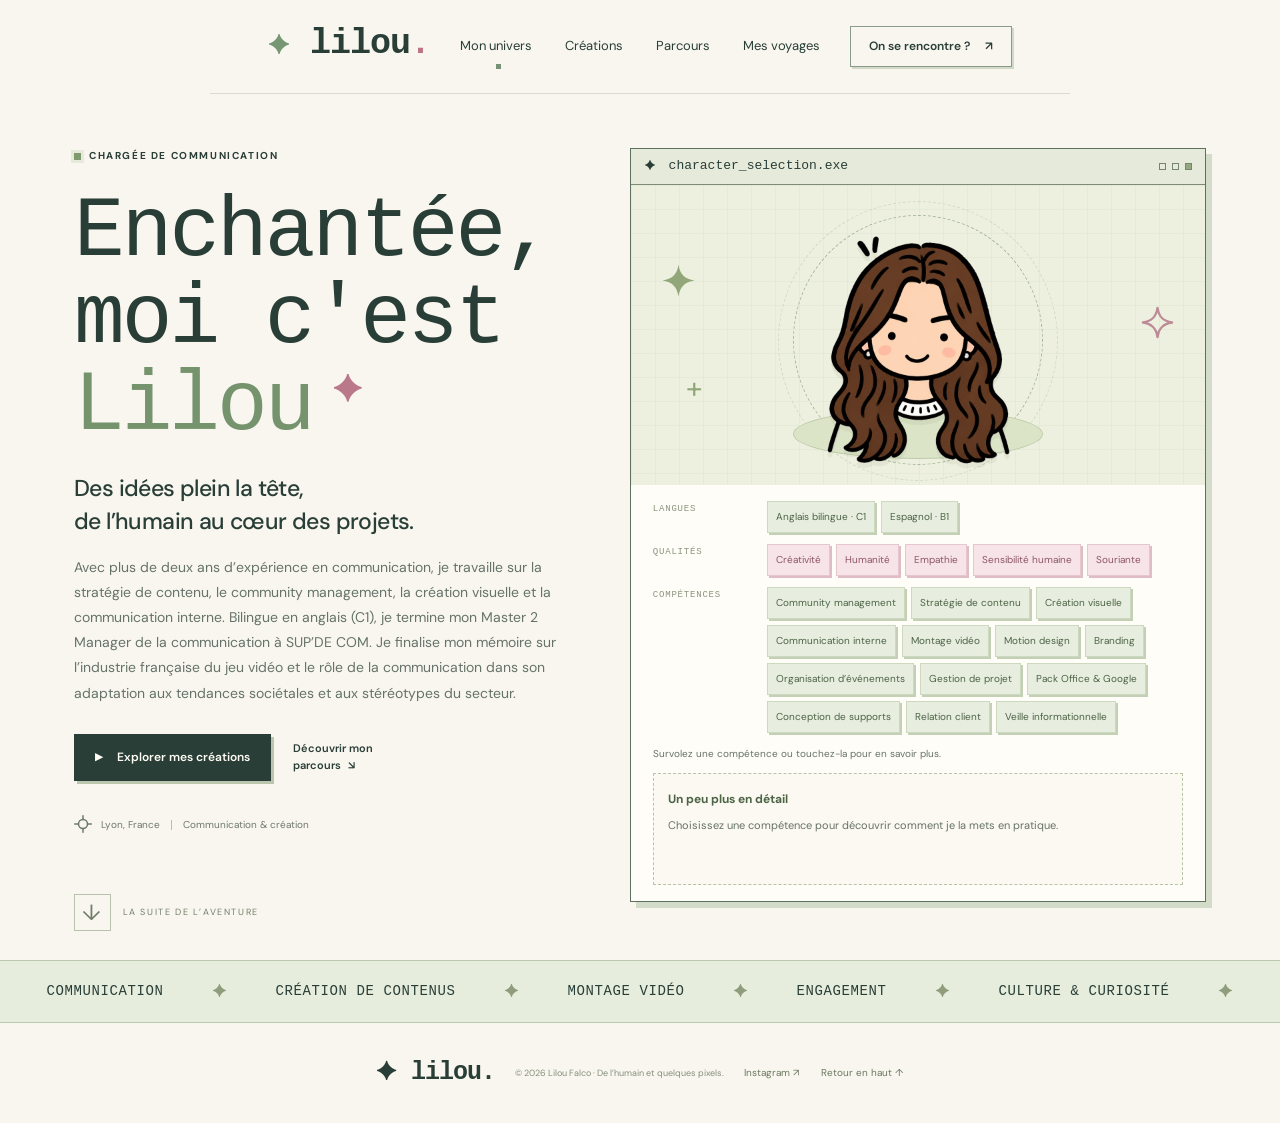
<file: index.html>
<!DOCTYPE html>
<html lang="fr">
<head>
<meta charset="utf-8">
<meta name="viewport" content="width=device-width,initial-scale=1">
<meta name="theme-color" content="#f7f5ee">
<title>Accueil</title>
<meta name="description" content="Le portfolio de Lilou Falco, chargée de communication à Lyon. Création de contenus, vidéo, engagement et nouveaux horizons.">
<link rel="icon" href="/assets/emote-3.png" type="image/png">
<link rel="preload" href="/assets/font-7.ttf" as="font" type="font/ttf" crossorigin>
<link rel="stylesheet" href="/fonts.css">
<link rel="stylesheet" href="/style.css">
<script src="/assets/scene.js"></script>
<script src="/app.js" defer></script>
<link rel="canonical" href="https://liloufalco.github.io/">
<meta property="og:type" content="website">
<meta property="og:locale" content="fr_FR">
<meta property="og:site_name" content="Lilou Falco">
<meta property="og:title" content="Accueil">
<meta property="og:description" content="Le portfolio de Lilou Falco, chargée de communication à Lyon. Création de contenus, vidéo, engagement et nouveaux horizons.">
<meta property="og:url" content="https://liloufalco.github.io/">
<meta property="og:image" content="https://liloufalco.github.io/assets/avatar-hd.png">
<meta property="og:image:alt" content="Avatar illustré de Lilou Falco">
</head>
<body id="top">
<a class="skip-link" href="#contenu">Aller au contenu</a>
<header class="header"><a class="brand" href="/" aria-label="Lilou Falco, accueil"><span class="brand-star">✦</span> lilou<span class="brand-dot">.</span></a><nav aria-label="Navigation principale"><a href="/" class="active" aria-current="page">Mon univers</a><a href="/projets/">Créations</a><a href="/parcours/">Parcours</a><a href="/voyages/">Mes voyages</a></nav><a class="nav-contact" href="/contact/">On se rencontre ? <span aria-hidden="true">↗</span></a></header>
<main id="contenu" tabindex="-1">
<section class="hero section-wrap" id="univers">
<div class="hero-copy">
<div class="eyebrow"><span class="status-dot"></span> CHARGÉE DE COMMUNICATION</div>
<h1>Enchantée, <br>moi c'est <span>Lilou<span class="tiny-star" aria-hidden="true">✦</span></span></h1>
<p class="hero-description">Des idées plein la tête, <br>de l’humain au cœur des projets.</p>
<p class="hero-intro">Avec plus de deux ans d’expérience en communication, je travaille sur la stratégie de contenu, le community management, la création visuelle et la communication interne. Bilingue en anglais (C1), je termine mon Master 2 Manager de la communication à SUP’DE COM. Je finalise mon mémoire sur l’industrie française du jeu vidéo et le rôle de la communication dans son adaptation aux tendances sociétales et aux stéréotypes du secteur.</p>
<div class="hero-actions"><a class="button button-dark" href="/projets/"><span aria-hidden="true">▶</span> Explorer mes créations</a><a class="text-link" href="/parcours/">Découvrir mon parcours <span aria-hidden="true">↘</span></a></div>
<div class="hero-location"><span aria-hidden="true"><svg class="glyph-svg" aria-hidden="true" viewBox="0 0 24 24" focusable="false"><g fill="none" stroke="currentColor" stroke-width="2" stroke-linecap="round"><circle cx="12" cy="12" r="6"/><path d="M12 1v5M12 18v5M1 12h5M18 12h5"/></g></svg></span> Lyon, France <span class="little-divider"></span> Communication & création</div>
</div>
<div class="hero-art">
<div class="window character-window">
<div class="window-bar"><span><span class="small-spark">✦</span> character_selection.exe</span><div class="window-dots" aria-hidden="true"><i></i><i></i><i></i></div></div>
<div class="character-stage"><div class="orbit orbit-one"></div><div class="orbit orbit-two"></div><span class="floating-spark spark-one" aria-hidden="true"><svg class="glyph-svg" aria-hidden="true" viewBox="0 0 24 24" focusable="false"><path fill="currentColor" d="M12 1c.9 6.6 4.4 10.1 11 11-6.6.9-10.1 4.4-11 11-.9-6.6-4.4-10.1-11-11C7.6 11.1 11.1 7.6 12 1z"/></svg></span><span class="floating-spark spark-two" aria-hidden="true"><svg class="glyph-svg" aria-hidden="true" viewBox="0 0 24 24" focusable="false"><path fill="none" stroke="currentColor" stroke-width="1.6" stroke-linejoin="round" d="M12 2c.9 6.2 3.8 9.1 10 10-6.2.9-9.1 3.8-10 10-.9-6.2-3.8-9.1-10-10C8.2 11.1 11.1 8.2 12 2z"/></svg></span><span class="floating-spark spark-three" aria-hidden="true">+</span><div class="character-floor"></div><img class="avatar" src="/assets/avatar.png" width="900" height="900" alt="Mon avatar kawaii, cheveux châtains ondulés et lunettes"></div>
<div class="character-stats inventory" aria-label="Mes compétences et qualités"><div class="inv-row"><span class="inv-title">LANGUES</span><div class="inv-badges"><button type="button" class="badge skill-button" data-skill-description="Anglais bilingue, niveau C1 au TOEIC." aria-expanded="false" aria-controls="skill-detail">Anglais bilingue · C1</button><button type="button" class="badge skill-button" data-skill-description="Espagnol de niveau B1." aria-expanded="false" aria-controls="skill-detail">Espagnol · B1</button></div></div><div class="inv-row"><span class="inv-title">QUALITÉS</span><div class="inv-badges"><button type="button" class="badge skill-button pink" data-skill-description="Imaginer des supports et trouver le bon format pour chaque message." aria-expanded="false" aria-controls="skill-detail">Créativité</button><button type="button" class="badge skill-button pink" data-skill-description="Garder les personnes au centre des projets de communication." aria-expanded="false" aria-controls="skill-detail">Humanité</button><button type="button" class="badge skill-button pink" data-skill-description="Écouter et prendre en compte les besoins des publics." aria-expanded="false" aria-controls="skill-detail">Empathie</button><button type="button" class="badge skill-button pink" data-skill-description="Une attention aux publics vulnérables, présente dans mon parcours associatif et professionnel." aria-expanded="false" aria-controls="skill-detail">Sensibilité humaine</button><button type="button" class="badge skill-button pink" data-skill-description="Une approche ouverte et souriante dans les échanges." aria-expanded="false" aria-controls="skill-detail">Souriante</button></div></div><div class="inv-row"><span class="inv-title">COMPÉTENCES</span><div class="inv-badges"><button type="button" class="badge skill-button" data-skill-description="Chez Arbitryum, animation des réseaux sociaux et création de publications." aria-expanded="false" aria-controls="skill-detail">Community management</button><button type="button" class="badge skill-button" data-skill-description="Définir les messages et les formats pour une communication cohérente." aria-expanded="false" aria-controls="skill-detail">Stratégie de contenu</button><button type="button" class="badge skill-button" data-skill-description="Création de visuels pour les réseaux sociaux d’Arbitryum, dont les carrousels de sensibilisation." aria-expanded="false" aria-controls="skill-detail">Création visuelle</button><button type="button" class="badge skill-button" data-skill-description="Chez AIRVANCE, création et diffusion de contenus internes et animation des canaux de communication." aria-expanded="false" aria-controls="skill-detail">Communication interne</button><button type="button" class="badge skill-button" data-skill-description="Tournage et montage des interviews réalisées pour Arbitryum." aria-expanded="false" aria-controls="skill-detail">Montage vidéo</button><button type="button" class="badge skill-button" data-skill-description="Animation du reel de présentation des formations Arbitryum." aria-expanded="false" aria-controls="skill-detail">Motion design</button><button type="button" class="badge skill-button" data-skill-description="Travail sur l’identité et la cohérence de la communication chez Arbitryum." aria-expanded="false" aria-controls="skill-detail">Branding</button><button type="button" class="badge skill-button" data-skill-description="Participation aux événements internes d’AIRVANCE et à l’organisation d’UNIDAY avec UNICEF." aria-expanded="false" aria-controls="skill-detail">Organisation d’événements</button><button type="button" class="badge skill-button" data-skill-description="Coordination de projets associatifs et rôle de cheffe d’équipe au hackathon 2021 de l’IUT de Béziers." aria-expanded="false" aria-controls="skill-detail">Gestion de projet</button><button type="button" class="badge skill-button" data-skill-description="Utilisation des outils Office et Google pour les supports, l’organisation et le travail en équipe." aria-expanded="false" aria-controls="skill-detail">Pack Office &amp; Google</button><button type="button" class="badge skill-button" data-skill-description="Concevoir des supports adaptés aux publics, notamment dans les projets de sensibilisation." aria-expanded="false" aria-controls="skill-detail">Conception de supports</button><button type="button" class="badge skill-button" data-skill-description="Échanger avec les interlocuteurs et adapter ma communication à leurs besoins." aria-expanded="false" aria-controls="skill-detail">Relation client</button><button type="button" class="badge skill-button" data-skill-description="Recherche de subventions et d’appels à projets lors de mon stage chez ADEN-S." aria-expanded="false" aria-controls="skill-detail">Veille informationnelle</button></div></div><p class="skill-hint">Survolez une compétence ou touchez-la pour en savoir plus.</p><div id="skill-detail" class="skill-detail" role="region" aria-label="Détail de la compétence" aria-live="polite"><strong>Un peu plus en détail</strong><p>Choisissez une compétence pour découvrir comment je la mets en pratique.</p></div></div>
</div>

</div>
<a class="scroll-hint" href="/projets/"><span aria-hidden="true">↓</span> LA SUITE DE L’AVENTURE</a>
</section>
<div class="ticker" aria-label="Mes domaines"><div>COMMUNICATION <span>✦</span> CRÉATION DE CONTENUS <span>✦</span> MONTAGE VIDÉO <span>✦</span> ENGAGEMENT <span>✦</span> CULTURE & CURIOSITÉ <span>✦</span></div></div>
</main>
<footer class="section-wrap"><a class="brand" href="/">✦ lilou.</a><p>© 2026 Lilou Falco · De l’humain et quelques pixels.</p><div><a href="https://www.instagram.com/liloufalco/" target="_blank" rel="noopener noreferrer">Instagram ↗</a><a href="#top">Retour en haut ↑</a></div></footer>
<div class="scene-curtain" aria-hidden="true"></div>
</body></html>
</file>
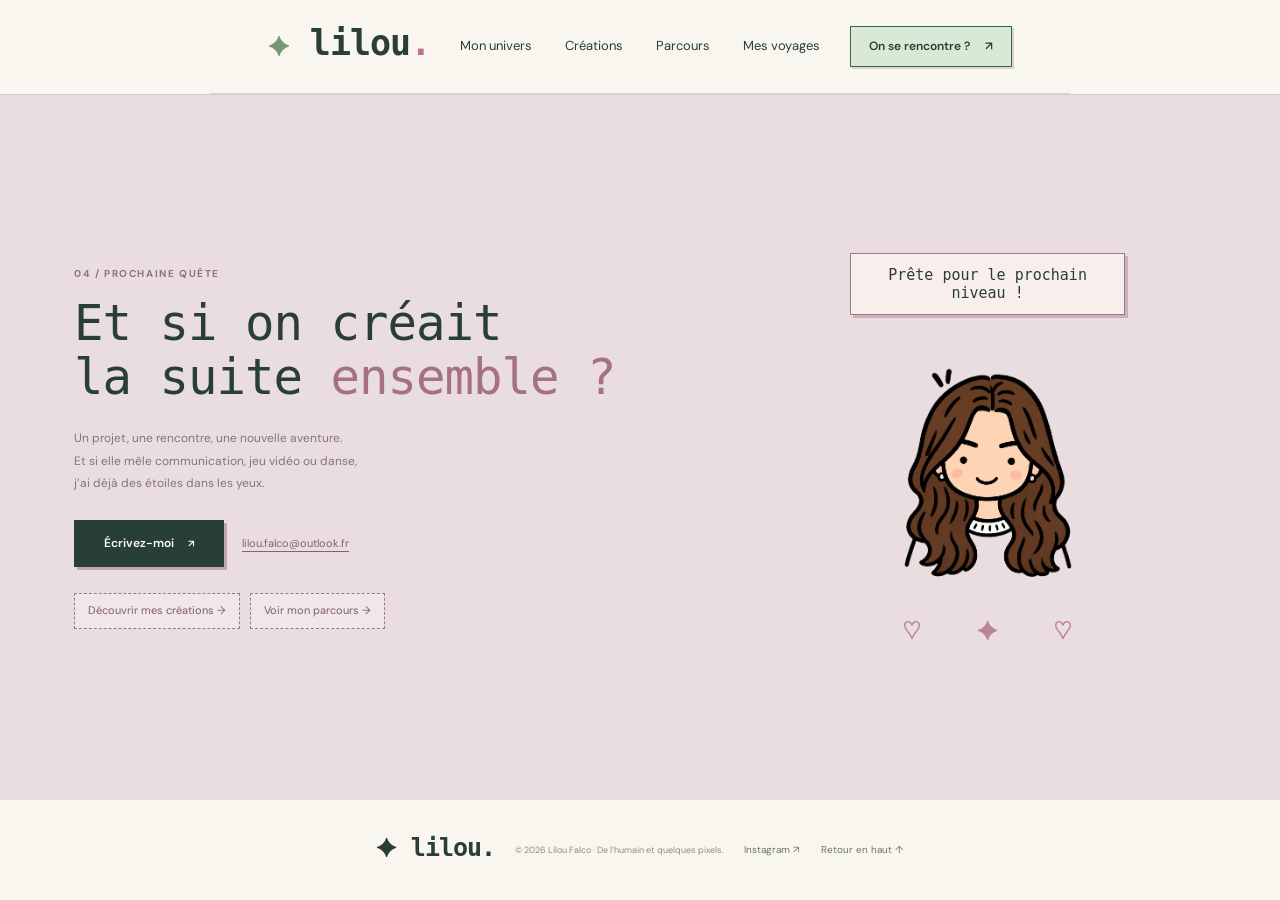
<file: contact/index.html>
<!DOCTYPE html>
<html lang="fr">
<head>
<meta charset="utf-8">
<meta name="viewport" content="width=device-width,initial-scale=1">
<meta name="theme-color" content="#f7f5ee">
<title>Contact</title>
<meta name="description" content="Écrire à Lilou Falco pour un projet, une rencontre ou une nouvelle aventure en communication, jeu vidéo ou danse.">
<link rel="icon" href="/assets/emote-3.png" type="image/png">
<link rel="preload" href="/assets/font-7.ttf" as="font" type="font/ttf" crossorigin>
<link rel="stylesheet" href="/fonts.css">
<link rel="stylesheet" href="/style.css">
<script src="/assets/scene.js"></script>
<script src="/app.js" defer></script>
<link rel="canonical" href="https://liloufalco.github.io/contact/">
<meta property="og:type" content="website">
<meta property="og:locale" content="fr_FR">
<meta property="og:site_name" content="Lilou Falco">
<meta property="og:title" content="Contact">
<meta property="og:description" content="Écrire à Lilou Falco pour un projet, une rencontre ou une nouvelle aventure en communication, jeu vidéo ou danse.">
<meta property="og:url" content="https://liloufalco.github.io/contact/">
<meta property="og:image" content="https://liloufalco.github.io/assets/avatar-hd.png">
<meta property="og:image:alt" content="Avatar illustré de Lilou Falco">
</head>
<body id="top">
<a class="skip-link" href="#contenu">Aller au contenu</a>
<header class="header"><a class="brand" href="/" aria-label="Lilou Falco, accueil"><span class="brand-star">✦</span> lilou<span class="brand-dot">.</span></a><nav aria-label="Navigation principale"><a href="/">Mon univers</a><a href="/projets/">Créations</a><a href="/parcours/">Parcours</a><a href="/voyages/">Mes voyages</a></nav><a class="nav-contact active" aria-current="page" href="/contact/">On se rencontre ? <span aria-hidden="true">↗</span></a></header>
<main id="contenu" tabindex="-1">
<section class="contact" id="contact"><div class="section-wrap contact-layout"><div><div class="eyebrow">04 / PROCHAINE QUÊTE</div><h2>Et si on créait <br>la suite <span>ensemble ?</span></h2><p>Un projet, une rencontre, une nouvelle aventure. <br>Et si elle mêle communication, jeu vidéo ou danse, <br>j’ai déjà des étoiles dans les yeux.</p><a class="button button-dark" href="mailto:lilou.falco@outlook.fr">Écrivez-moi <span aria-hidden="true">↗</span></a><a class="email-text" href="mailto:lilou.falco@outlook.fr">lilou.falco@outlook.fr</a><div class="contact-routes"><a href="/projets/">Découvrir mes créations <span aria-hidden="true">→</span></a><a href="/parcours/">Voir mon parcours <span aria-hidden="true">→</span></a></div></div><div class="contact-avatar"><span class="contact-speech">Prête pour le prochain niveau !</span><img src="/assets/avatar-hd.png" width="1254" height="1254" alt="Mon avatar kawaii, cheveux châtains ondulés et lunettes"><span class="contact-hearts" aria-hidden="true">♡ ✦ ♡</span></div></div></section>
</main>
<footer class="section-wrap"><a class="brand" href="/">✦ lilou.</a><p>© 2026 Lilou Falco · De l’humain et quelques pixels.</p><div><a href="https://www.instagram.com/liloufalco/" target="_blank" rel="noopener noreferrer">Instagram ↗</a><a href="#top">Retour en haut ↑</a></div></footer>
<div class="scene-curtain" aria-hidden="true"></div>
</body></html>
</file>
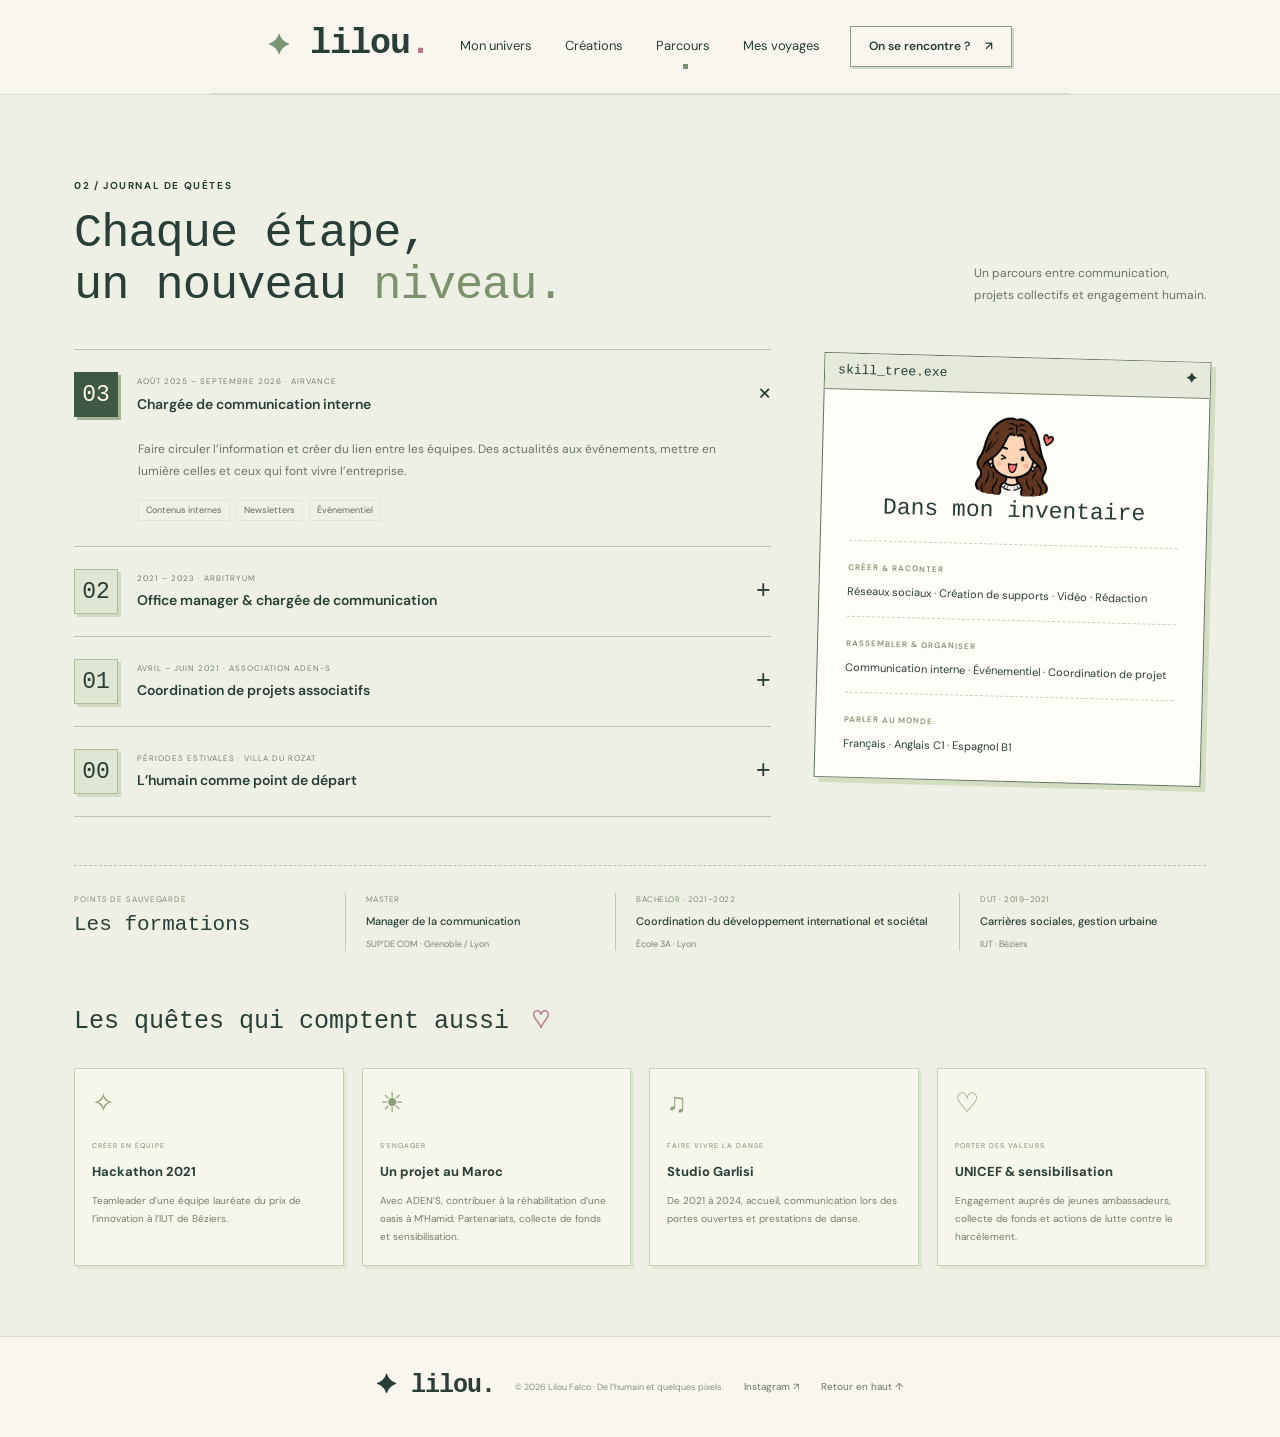
<file: parcours/index.html>
<!DOCTYPE html>
<html lang="fr">
<head>
<meta charset="utf-8">
<meta name="viewport" content="width=device-width,initial-scale=1">
<meta name="theme-color" content="#f7f5ee">
<title>Mon parcours</title>
<meta name="description" content="Le parcours de Lilou Falco : expériences, formations, compétences et engagements, présentés comme un journal de quêtes.">
<link rel="icon" href="/assets/emote-3.png" type="image/png">
<link rel="preload" href="/assets/font-7.ttf" as="font" type="font/ttf" crossorigin>
<link rel="stylesheet" href="/fonts.css">
<link rel="stylesheet" href="/style.css">
<script src="/assets/scene.js"></script>
<script src="/app.js" defer></script>
<link rel="canonical" href="https://liloufalco.github.io/parcours/">
<meta property="og:type" content="website">
<meta property="og:locale" content="fr_FR">
<meta property="og:site_name" content="Lilou Falco">
<meta property="og:title" content="Mon parcours">
<meta property="og:description" content="Le parcours de Lilou Falco : expériences, formations, compétences et engagements, présentés comme un journal de quêtes.">
<meta property="og:url" content="https://liloufalco.github.io/parcours/">
<meta property="og:image" content="https://liloufalco.github.io/assets/avatar-hd.png">
<meta property="og:image:alt" content="Avatar illustré de Lilou Falco">
</head>
<body id="top">
<a class="skip-link" href="#contenu">Aller au contenu</a>
<header class="header"><a class="brand" href="/" aria-label="Lilou Falco, accueil"><span class="brand-star">✦</span> lilou<span class="brand-dot">.</span></a><nav aria-label="Navigation principale"><a href="/">Mon univers</a><a href="/projets/">Créations</a><a href="/parcours/" class="active" aria-current="page">Parcours</a><a href="/voyages/">Mes voyages</a></nav><a class="nav-contact" href="/contact/">On se rencontre ? <span aria-hidden="true">↗</span></a></header>
<main id="contenu" tabindex="-1">
<section class="journey" id="parcours"><div class="section-wrap">
<div class="section-top"><div><div class="eyebrow">02 / JOURNAL DE QUÊTES</div><h2>Chaque étape, <br>un nouveau <span>niveau.</span></h2></div><p>Un parcours entre communication, <br>projets collectifs et engagement humain.</p></div>
<div class="journey-layout"><div class="quest-list">
<details class="quest" open><summary><span class="level">03</span><span class="quest-title"><small>AOÛT 2025 – SEPTEMBRE 2026 · AIRVANCE</small><strong>Chargée de communication interne</strong></span><span class="quest-toggle" aria-hidden="true">+</span></summary><div class="quest-body"><p>Faire circuler l’information et créer du lien entre les équipes. Des actualités aux événements, mettre en lumière celles et ceux qui font vivre l’entreprise.</p><div class="tags"><span>Contenus internes</span><span>Newsletters</span><span>Événementiel</span></div></div></details>
<details class="quest"><summary><span class="level">02</span><span class="quest-title"><small>2021 – 2023 · ARBITRYUM</small><strong>Office manager & chargée de communication</strong></span><span class="quest-toggle" aria-hidden="true">+</span></summary><div class="quest-body"><p>D’abord la coordination et l’accompagnement administratif, puis la communication. Création de supports, animation des réseaux sociaux, tournage et montage d’interviews, stratégie et identité de marque.</p><div class="tags"><span>Community management</span><span>Vidéo</span><span>Branding</span></div></div></details>
<details class="quest"><summary><span class="level">01</span><span class="quest-title"><small>AVRIL – JUIN 2021 · ASSOCIATION ADEN-S</small><strong>Coordination de projets associatifs</strong></span><span class="quest-toggle" aria-hidden="true">+</span></summary><div class="quest-body"><p>Stage auprès de la coordinatrice de l’association. Accompagnement de jeunes, veille sur les financements, appui administratif et participation à l’élaboration de projets à impact social.</p><div class="tags"><span>Gestion de projet</span><span>Veille</span><span>Accompagnement</span></div></div></details>
<details class="quest"><summary><span class="level">00</span><span class="quest-title"><small>PÉRIODES ESTIVALES · VILLA DU ROZAT</small><strong>L’humain comme point de départ</strong></span><span class="quest-toggle" aria-hidden="true">+</span></summary><div class="quest-body"><p>Agent de service hospitalier en EHPAD. Service, entretien et animation, au plus près des résidents et des équipes.</p></div></details>
</div>
<aside class="skills-window window"><div class="window-bar"><span>skill_tree.exe</span><span aria-hidden="true">✦</span></div><div class="skills-content"><img src="/assets/emote-3.png" width="90" height="90" loading="lazy" alt=""><h3>Dans mon inventaire</h3><div class="skill-group"><span>CRÉER & RACONTER</span><p>Réseaux sociaux · Création de supports · Vidéo · Rédaction</p></div><div class="skill-group"><span>RASSEMBLER & ORGANISER</span><p>Communication interne · Événementiel · Coordination de projet</p></div><div class="skill-group"><span>PARLER AU MONDE</span><p>Français · Anglais C1 · Espagnol B1</p></div></div></aside></div>
<div class="education"><span class="education-title">POINTS DE SAUVEGARDE <br><b>Les formations</b></span><div><span>MASTER</span><strong>Manager de la communication</strong><small>SUP’DE COM · Grenoble / Lyon</small></div><div><span>BACHELOR · 2021–2022</span><strong>Coordination du développement international et sociétal</strong><small>École 3A · Lyon</small></div><div><span>DUT · 2019–2021</span><strong>Carrières sociales, gestion urbaine</strong><small>IUT · Béziers</small></div></div>
<div class="side-quests"><h3>Les quêtes qui comptent aussi <span>♡</span></h3><div class="side-quest-grid"><article><span class="quest-icon" aria-hidden="true">✧</span><small>CRÉER EN ÉQUIPE</small><h4>Hackathon 2021</h4><p>Teamleader d’une équipe lauréate du prix de l’innovation à l’IUT de Béziers.</p></article><article><span class="quest-icon" aria-hidden="true">☀</span><small>S’ENGAGER</small><h4>Un projet au Maroc</h4><p>Avec ADEN’S, contribuer à la réhabilitation d’une oasis à M’Hamid. Partenariats, collecte de fonds et sensibilisation.</p></article><article><span class="quest-icon" aria-hidden="true">♫</span><small>FAIRE VIVRE LA DANSE</small><h4>Studio Garlisi</h4><p>De 2021 à 2024, accueil, communication lors des portes ouvertes et prestations de danse.</p></article><article><span class="quest-icon" aria-hidden="true">♡</span><small>PORTER DES VALEURS</small><h4>UNICEF & sensibilisation</h4><p>Engagement auprès de jeunes ambassadeurs, collecte de fonds et actions de lutte contre le harcèlement.</p></article></div></div>
</div></section>
</main>
<footer class="section-wrap"><a class="brand" href="/">✦ lilou.</a><p>© 2026 Lilou Falco · De l’humain et quelques pixels.</p><div><a href="https://www.instagram.com/liloufalco/" target="_blank" rel="noopener noreferrer">Instagram ↗</a><a href="#top">Retour en haut ↑</a></div></footer>
<div class="scene-curtain" aria-hidden="true"></div>
</body></html>
</file>
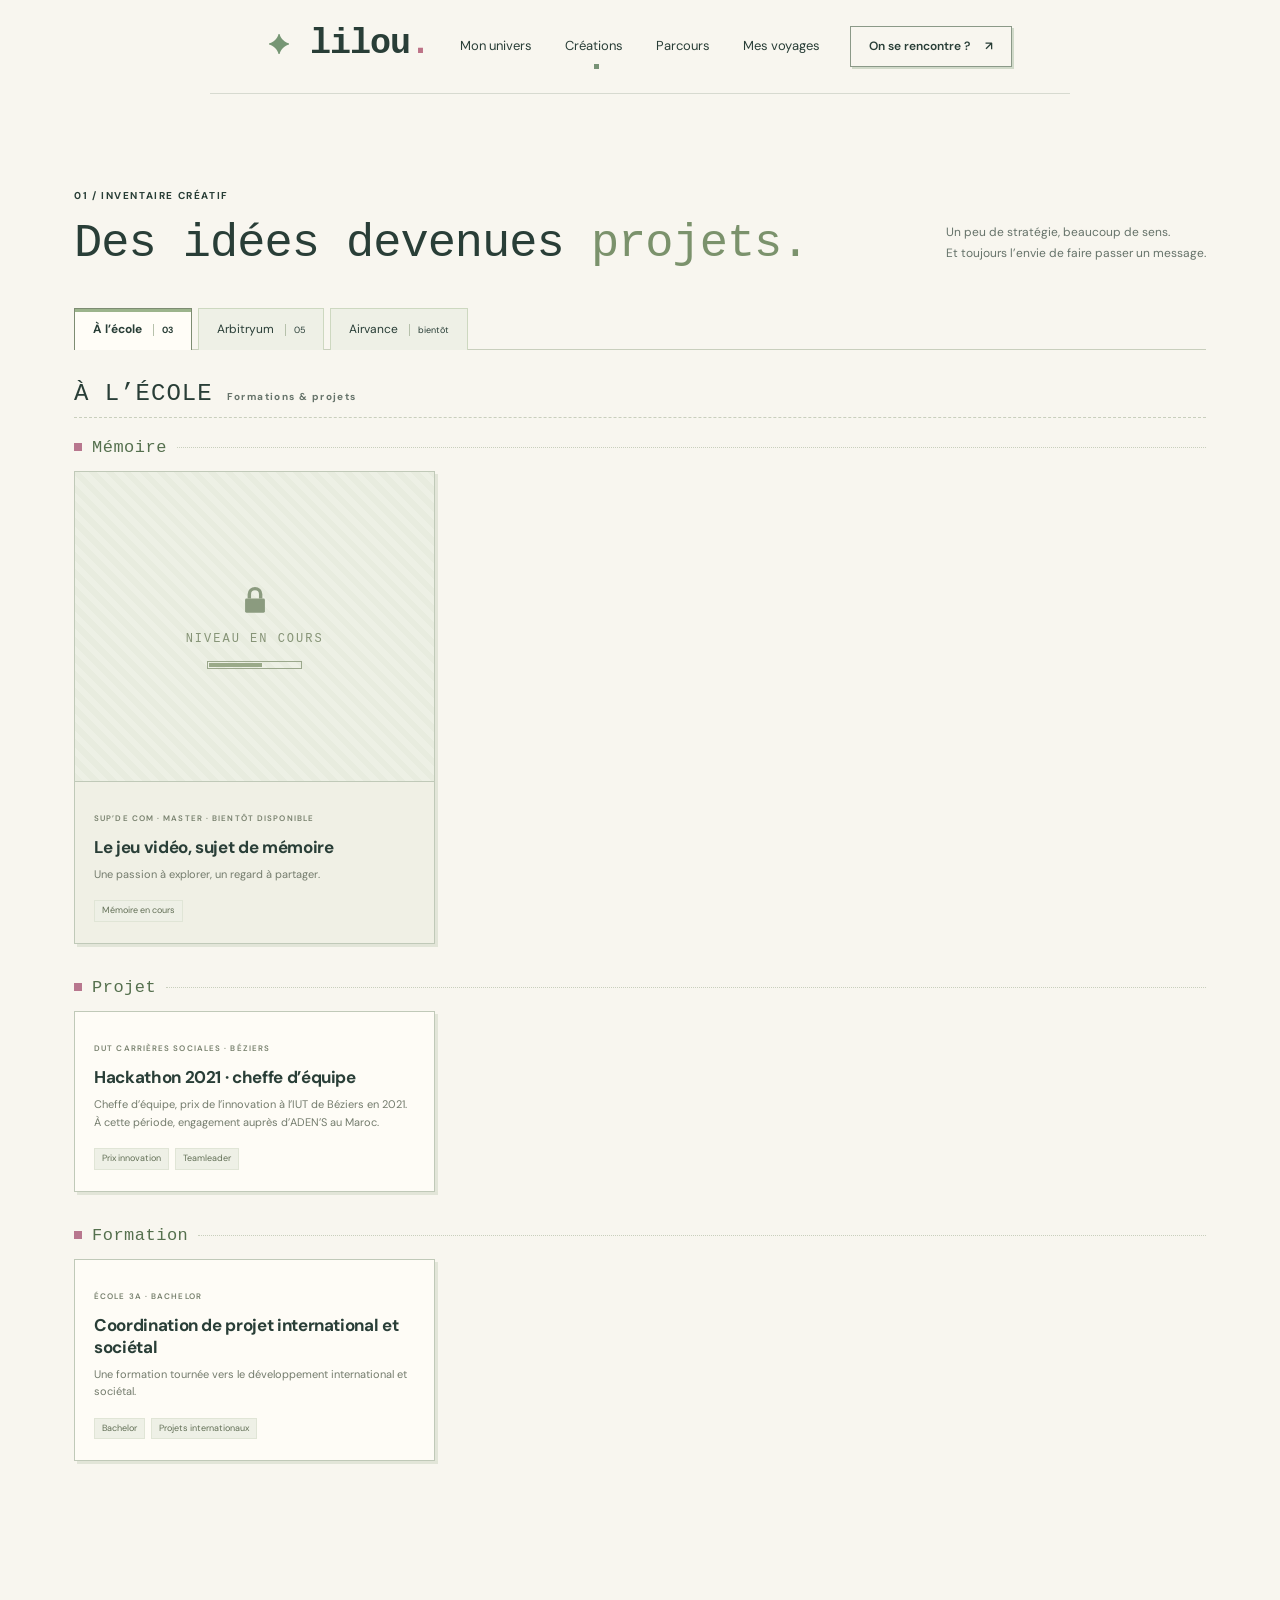
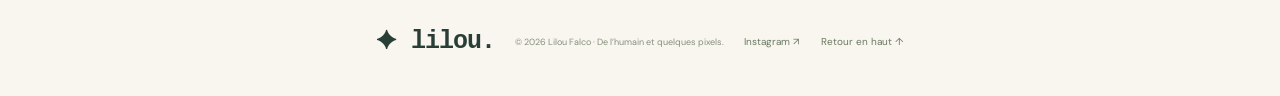
<file: projets/index.html>
<!DOCTYPE html>
<html lang="fr">
<head>
<meta charset="utf-8">
<meta name="viewport" content="width=device-width,initial-scale=1">
<meta name="theme-color" content="#f7f5ee">
<title>Mes créations</title>
<meta name="description" content="Les créations de Lilou Falco, classées par structure : Arbitryum, Airvance et projets d’école. Social media, motion design et interviews vidéo.">
<link rel="icon" href="/assets/emote-3.png" type="image/png">
<link rel="preload" href="/assets/font-7.ttf" as="font" type="font/ttf" crossorigin>
<link rel="stylesheet" href="/fonts.css">
<link rel="stylesheet" href="/style.css">
<script src="/assets/scene.js"></script>
<script src="/app.js" defer></script>
<link rel="canonical" href="https://liloufalco.github.io/projets/">
<meta property="og:type" content="website">
<meta property="og:locale" content="fr_FR">
<meta property="og:site_name" content="Lilou Falco">
<meta property="og:title" content="Mes créations">
<meta property="og:description" content="Les créations de Lilou Falco, classées par structure : Arbitryum, Airvance et projets d’école. Social media, motion design et interviews vidéo.">
<meta property="og:url" content="https://liloufalco.github.io/projets/">
<meta property="og:image" content="https://liloufalco.github.io/assets/avatar-hd.png">
<meta property="og:image:alt" content="Avatar illustré de Lilou Falco">
</head>
<body id="top">
<a class="skip-link" href="#contenu">Aller au contenu</a>
<header class="header"><a class="brand" href="/" aria-label="Lilou Falco, accueil"><span class="brand-star">✦</span> lilou<span class="brand-dot">.</span></a><nav aria-label="Navigation principale"><a href="/">Mon univers</a><a href="/projets/" class="active" aria-current="page">Créations</a><a href="/parcours/">Parcours</a><a href="/voyages/">Mes voyages</a></nav><a class="nav-contact" href="/contact/">On se rencontre ? <span aria-hidden="true">↗</span></a></header>
<main id="contenu" tabindex="-1">
<section class="projects section-wrap" id="creations">
<div class="section-top"><div><div class="eyebrow">01 / INVENTAIRE CRÉATIF</div><h2>Des idées devenues <span>projets.</span></h2></div><p>Un peu de stratégie, beaucoup de sens. <br>Et toujours l’envie de faire passer un message.</p></div>
<div class="section-toolbar project-tabs" role="tablist" aria-label="Choisir une structure"><button type="button" role="tab" id="tab-ecole" aria-controls="ecole" aria-selected="true" tabindex="0" class="project-tab selected" data-tab="ecole">À l’école <span>03</span></button><button type="button" role="tab" id="tab-arbitryum" aria-controls="arbitryum" aria-selected="false" tabindex="-1" class="project-tab" data-tab="arbitryum">Arbitryum <span>05</span></button><button type="button" role="tab" id="tab-airvance" aria-controls="airvance" aria-selected="false" tabindex="-1" class="project-tab" data-tab="airvance">Airvance <span>bientôt</span></button></div>
<div class="project-group tab-panel" id="ecole" role="tabpanel" aria-labelledby="tab-ecole" tabindex="0"><div class="group-head"><h3 class="group-title">À L’ÉCOLE</h3><span class="group-note">Formations & projets</span></div><section class="project-sub" aria-labelledby="sub-memoire"><h4 class="sub-title" id="sub-memoire">Mémoire</h4><div class="project-grid"><div class="project-card school-card locked-card"><div class="locked-visual"><span class="pixel-lock" aria-hidden="true"><svg class="glyph-svg" viewBox="0 0 24 24" focusable="false" aria-hidden="true"><g fill="currentColor"><rect x="5" y="11" width="14" height="10" rx="1"/><path d="M8 11V8a4 4 0 0 1 8 0v3" fill="none" stroke="currentColor" stroke-width="2.4"/></g></svg></span><span>NIVEAU EN COURS</span><div class="loading-bar"><i></i></div></div><div class="project-info"><span class="project-client">SUP’DE COM · MASTER · BIENTÔT DISPONIBLE</span><h3>Le jeu vidéo, sujet de mémoire</h3><p>Une passion à explorer, un regard à partager.</p><div class="tags"><span>Mémoire en cours</span></div></div></div></div></section><section class="project-sub" aria-labelledby="sub-projet"><h4 class="sub-title" id="sub-projet">Projet</h4><div class="project-grid"><div class="project-card school-card"><div class="project-info"><span class="project-client">DUT CARRIÈRES SOCIALES · BÉZIERS</span><h3>Hackathon 2021 · cheffe d’équipe</h3><p>Cheffe d’équipe, prix de l’innovation à l’IUT de Béziers en 2021. À cette période, engagement auprès d’ADEN’S au Maroc.</p><div class="tags"><span>Prix innovation</span><span>Teamleader</span></div></div></div></div></section><section class="project-sub" aria-labelledby="sub-formation"><h4 class="sub-title" id="sub-formation">Formation</h4><div class="project-grid"><div class="project-card school-card"><div class="project-info"><span class="project-client">ÉCOLE 3A · BACHELOR</span><h3>Coordination de projet international et sociétal</h3><p>Une formation tournée vers le développement international et sociétal.</p><div class="tags"><span>Bachelor</span><span>Projets internationaux</span></div></div></div></div></section></div>
<div class="project-group tab-panel" id="arbitryum" role="tabpanel" aria-labelledby="tab-arbitryum" tabindex="0" hidden><div class="group-head"><h3 class="group-title">ARBITRYUM</h3><span class="group-note">Communication · 2021–2023</span></div><section class="project-sub" aria-labelledby="sub-carrousel"><h4 class="sub-title" id="sub-carrousel">Carrousel</h4><div class="project-grid"><article class="project-card"><div class="project-image"><img src="/assets/ageisme-1.webp" width="1179" height="1172" loading="lazy" alt="Visuel du carrousel L'âgisme en chiffres"><span class="image-label">01 / SOCIAL MEDIA</span><span class="open-project" aria-hidden="true">↗</span></div><div class="project-info"><span class="project-client">ARBITRYUM · MAI 2023</span><h3>L’âgisme en chiffres</h3><p>Une série hebdomadaire de chiffres pour sensibiliser à l’âgisme.</p><div class="tags"><span>Carrousel</span><span>Sensibilisation</span></div></div><button class="project-card-trigger" data-project="ageisme" aria-haspopup="dialog" aria-label="Voir le projet L’âgisme en chiffres"></button></article></div></section><section class="project-sub" aria-labelledby="sub-design"><h4 class="sub-title" id="sub-design">Post</h4><div class="project-grid"><article class="project-card"><div class="project-image pride-cover"><img src="/assets/pride.webp" width="1178" height="1448" loading="lazy" alt="Illustration de sensibilisation Arbitryum pour le mois des fiertés"><span class="image-label">04 / SOCIAL MEDIA</span><span class="open-project" aria-hidden="true">↗</span></div><div class="project-info"><span class="project-client">ARBITRYUM · JUIN 2023</span><h3>La fierté n’a pas d’âge</h3><p>Illustration aux crayons pour l’inclusion des personnes LGBTQIA+ en EHPAD.</p><div class="tags"><span>Création visuelle</span><span>Inclusion</span></div></div><button class="project-card-trigger" data-project="pride" aria-haspopup="dialog" aria-label="Voir le projet La fierté n’a pas d’âge"></button></article></div></section><section class="project-sub" aria-labelledby="sub-motion"><h4 class="sub-title" id="sub-motion">Motion design</h4><div class="project-grid"><article class="project-card"><div class="project-image motion-cover"><img src="/assets/formations.jpg" style="object-fit:contain;background:#fff" width="1024" height="2010" loading="lazy" alt="Illustration animée Arbitryum annonçant ses formations"><span class="play" aria-hidden="true">▶</span><span class="image-label">02 / MOTION DESIGN</span><span class="video-duration">VIDÉO</span></div><div class="project-info"><span class="project-client">ARBITRYUM · FORMATIONS</span><h3>Donner vie à une offre</h3><p>Du mouvement pour éveiller la curiosité.</p><div class="tags"><span>Motion design</span><span>Montage</span></div></div><button class="project-card-trigger" data-project="formations" aria-haspopup="dialog" aria-label="Voir le projet Donner vie à une offre"></button></article></div></section><section class="project-sub" aria-labelledby="sub-interviews"><h4 class="sub-title" id="sub-interviews">Interview / micro-trottoir</h4><div class="project-grid"><article class="project-card"><div class="project-image portrait-cover"><img src="/assets/chantal.jpg" width="488" height="960" loading="lazy" alt="Chantal, aide-soignante, lors de son interview"><span class="play" aria-hidden="true">▶</span><span class="image-label">03 / INTERVIEW</span></div><div class="project-info"><span class="project-client">ARBITRYUM · REGARDS SUR L’ÂGE</span><h3>Vieillir, c’est quoi pour vous ?</h3><p>Donner la parole à celles qui accompagnent.</p><div class="tags"><span>Tournage</span><span>Montage vidéo</span></div></div><button class="project-card-trigger" data-project="chantal" aria-haspopup="dialog" aria-label="Voir le projet Vieillir, c’est quoi pour vous ?"></button></article><article class="project-card"><div class="project-image portrait-cover"><img src="/assets/angela.jpg" width="492" height="960" loading="lazy" alt="Angela, 86 ans, interviewée pour Arbitryum"><span class="play" aria-hidden="true">▶</span><span class="image-label">05 / INTERVIEW</span></div><div class="project-info"><span class="project-client">ARBITRYUM · PAROLES DE VIE</span><h3>Angela, 86 ans, et tant à raconter</h3><p>Des rencontres avant d’être des contenus.</p><div class="tags"><span>Interview</span><span>Tournage & montage</span></div></div><button class="project-card-trigger" data-project="angela" aria-haspopup="dialog" aria-label="Voir le projet Angela, 86 ans, et tant à raconter"></button></article></div></section></div>
<div class="project-group tab-panel" id="airvance" role="tabpanel" aria-labelledby="tab-airvance" tabindex="0" hidden><div class="group-head"><h3 class="group-title">AIRVANCE</h3><span class="group-note">Communication interne · 2025–2026</span></div><section class="project-sub" aria-labelledby="sub-interne"><h4 class="sub-title" id="sub-interne">Communication interne</h4><div class="project-grid"><div class="project-card locked-card"><div class="locked-visual"><span class="pixel-lock" aria-hidden="true"><svg class="glyph-svg" viewBox="0 0 24 24" focusable="false"><g fill="currentColor"><rect x="5" y="11" width="14" height="10" rx="1"/><path d="M8 11V8a4 4 0 0 1 8 0v3" fill="none" stroke="currentColor" stroke-width="2.4"/></g></svg></span><span>NIVEAU EN CHARGEMENT</span><div class="loading-bar"><i></i></div></div><div class="project-info"><span class="project-client">AIRVANCE · BIENTÔT</span><h3>Nouvelles créations à venir</h3><p>D’autres projets arrivent très vite.</p><div class="tags"><span>Bientôt</span></div></div></div></div></section></div>
</section>
</main>
<footer class="section-wrap"><a class="brand" href="/">✦ lilou.</a><p>© 2026 Lilou Falco · De l’humain et quelques pixels.</p><div><a href="https://www.instagram.com/liloufalco/" target="_blank" rel="noopener noreferrer">Instagram ↗</a><a href="#top">Retour en haut ↑</a></div></footer>
<dialog id="project-dialog" aria-labelledby="modal-title"><div class="modal-bar"><span>project_viewer.exe</span><button id="close-dialog" aria-label="Fermer le projet">✕</button></div><div id="modal-content"></div></dialog>
<div class="toast" role="status" aria-live="polite"></div>
<div class="scene-curtain" aria-hidden="true"></div>
</body></html>
</file>
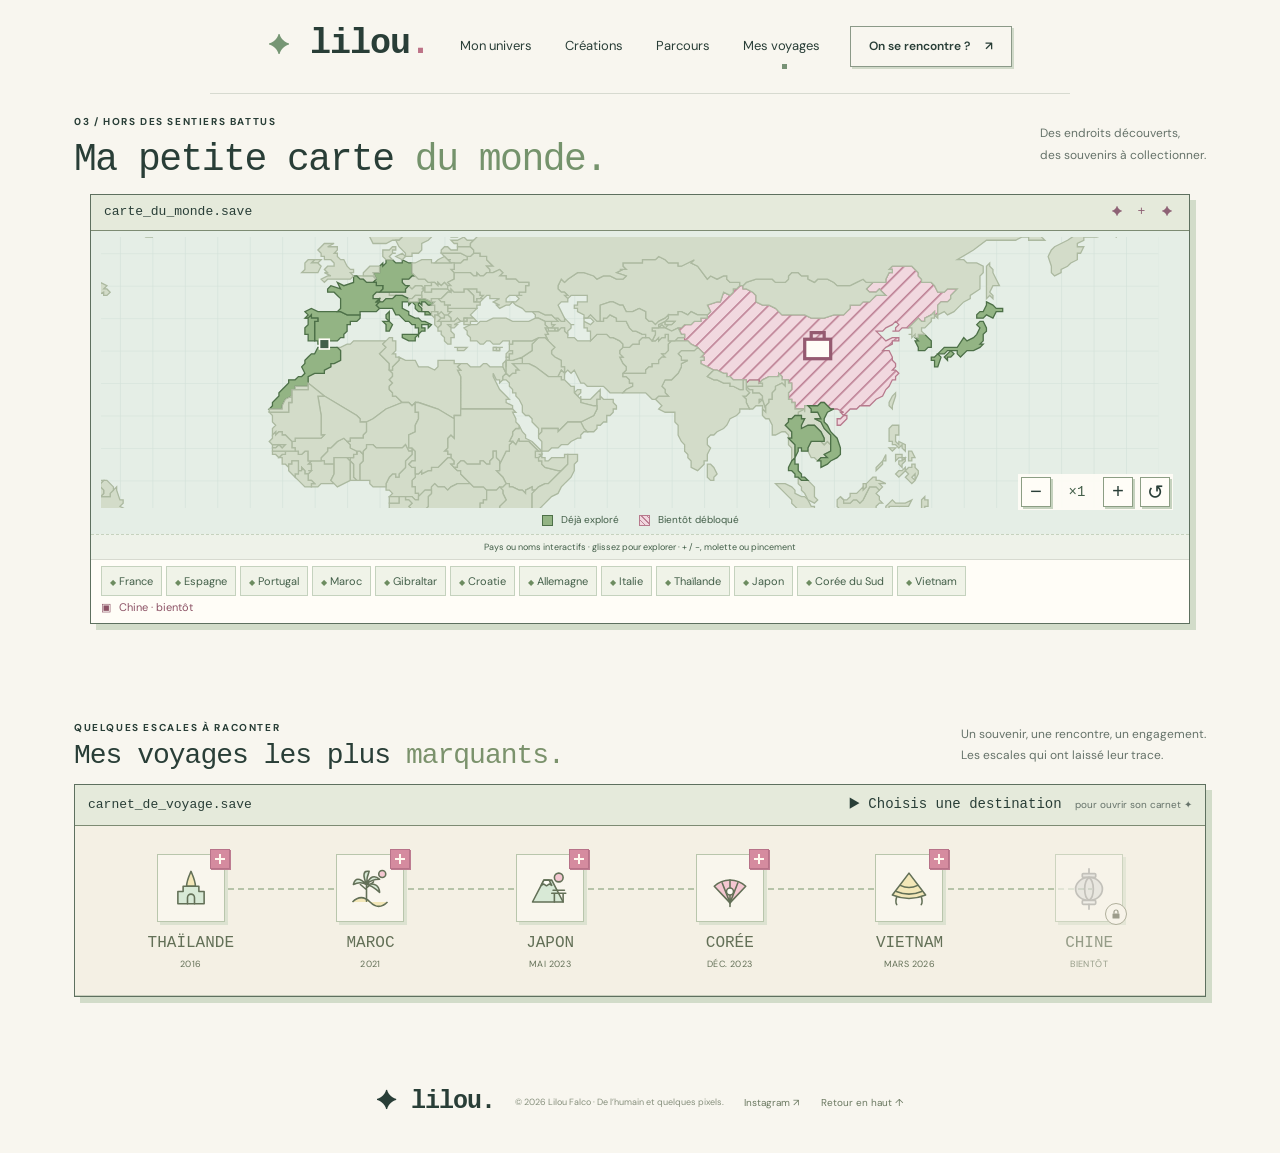
<file: voyages/index.html>
<!DOCTYPE html>
<html lang="fr">
<head>
<meta charset="utf-8">
<meta name="viewport" content="width=device-width,initial-scale=1">
<meta name="theme-color" content="#f7f5ee">
<title>Mes voyages</title>
<meta name="description" content="Les voyages de Lilou Falco : Thaïlande, Maroc, Japon, Corée du Sud, Vietnam, et bientôt la Chine.">
<link rel="icon" href="/assets/emote-3.png" type="image/png">
<link rel="preload" href="/assets/font-7.ttf" as="font" type="font/ttf" crossorigin>
<link rel="stylesheet" href="/fonts.css">
<link rel="stylesheet" href="/style.css">
<script src="/assets/scene.js"></script>
<script src="/app.js" defer></script>
<script src="/assets/travel-map.js" defer></script>
<link rel="canonical" href="https://liloufalco.github.io/voyages/">
<meta property="og:type" content="website">
<meta property="og:locale" content="fr_FR">
<meta property="og:site_name" content="Lilou Falco">
<meta property="og:title" content="Mes voyages">
<meta property="og:description" content="Les voyages de Lilou Falco : Thaïlande, Maroc, Japon, Corée du Sud, Vietnam, et bientôt la Chine.">
<meta property="og:url" content="https://liloufalco.github.io/voyages/">
<meta property="og:image" content="https://liloufalco.github.io/assets/avatar-hd.png">
<meta property="og:image:alt" content="Avatar illustré de Lilou Falco">
</head>
<body id="top">
<a class="skip-link" href="#contenu">Aller au contenu</a>
<header class="header"><a class="brand" href="/" aria-label="Lilou Falco, accueil"><span class="brand-star">✦</span> lilou<span class="brand-dot">.</span></a><nav aria-label="Navigation principale"><a href="/">Mon univers</a><a href="/projets/">Créations</a><a href="/parcours/">Parcours</a><a href="/voyages/" class="active" aria-current="page">Mes voyages</a></nav><a class="nav-contact" href="/contact/">On se rencontre ? <span aria-hidden="true">↗</span></a></header>
<main id="contenu" tabindex="-1">
<section class="elsewhere section-wrap" id="voyages">
<div class="section-top map-intro"><div><div class="eyebrow">03 / HORS DES SENTIERS BATTUS</div><h1>Ma petite carte <span>du monde.</span></h1></div><p>Des endroits découverts, <br>des souvenirs à collectionner.</p></div>
<section class="world-map-window window" aria-labelledby="map-heading">
<div class="window-bar"><span id="map-heading">carte_du_monde.save</span><span class="map-window-stars" aria-hidden="true">✦ + ✦</span></div>
<div class="map-layout">
<figure class="map-world"><img src="/assets/travel-world.svg" width="1000" height="375" alt="Carte du monde. Destinations visitées en vert, Chine verrouillée en rose hachuré. La liste complète figure sous la carte."><figcaption><span class="map-key visited-key"></span> Déjà exploré <span class="map-key locked-key"></span> Bientôt débloqué</figcaption></figure>
</div>
<div class="map-passport"><p class="map-passport-label">PETITS PIXELS, GRANDS SOUVENIRS</p><!-- visited-places:start --><ul class="map-destinations" aria-label="Destinations visitées"><li data-visited="FRA"><span aria-hidden="true">◆</span> France</li><li data-visited="ESP"><span aria-hidden="true">◆</span> Espagne</li><li data-visited="PRT"><span aria-hidden="true">◆</span> Portugal</li><li data-visited="MAR"><span aria-hidden="true">◆</span> Maroc</li><li data-visited="GIB"><span aria-hidden="true">◆</span> Gibraltar</li><li data-visited="HRV"><span aria-hidden="true">◆</span> Croatie</li><li data-visited="DEU"><span aria-hidden="true">◆</span> Allemagne</li><li data-visited="ITA"><span aria-hidden="true">◆</span> Italie</li><li data-visited="THA"><span aria-hidden="true">◆</span> Thaïlande</li><li data-visited="JPN"><span aria-hidden="true">◆</span> Japon</li><li data-visited="KOR"><span aria-hidden="true">◆</span> Corée du Sud</li><li data-visited="VNM"><span aria-hidden="true">◆</span> Vietnam</li></ul><p class="map-next"><span class="map-lock" aria-hidden="true">▣</span> Chine · bientôt</p><!-- visited-places:end --></div>
</section>
<div class="section-top travel-stories-heading"><div><div class="eyebrow">QUELQUES ESCALES À RACONTER</div><h2>Mes voyages <br>les plus <span>marquants.</span></h2></div><p>Un souvenir, une rencontre, un engagement.<br>Les escales qui ont laissé leur trace.</p></div>
<div class="travel-window window"><div class="window-bar"><span>carnet_de_voyage.save</span><span class="travel-topnote travel-invite" id="travel-invite">▶ Choisis une destination <span>pour ouvrir son carnet ✦</span></span></div><div class="travel-layout level-select"><div class="stamp-list travel-timeline" role="tablist" aria-label="Frise chronologique des voyages" aria-describedby="travel-invite"><button role="tab" tabindex="0" aria-selected="false" aria-controls="travel-panel" id="tab-thailande" data-trip="thailande" class="stamp timeline-stop"><span class="stamp-drawing" aria-hidden="true"><svg class="stamp-icon" viewBox="0 0 48 48" focusable="false" aria-hidden="true"><path d="M24 5c3 7 5 11 5 17H19c0-6 2-10 5-17z" fill="#f3e7b8" stroke="currentColor" stroke-width="1.8" stroke-linejoin="round"/><path d="M15 22h18v6h6v14H9V28h6z" fill="#d8e9d6" stroke="currentColor" stroke-width="1.8" stroke-linejoin="round"/><path d="M20 42v-7a4 4 0 0 1 8 0v7" fill="none" stroke="currentColor" stroke-width="1.8" stroke-linecap="round" stroke-linejoin="round"/></svg></span><strong>THAÏLANDE</strong><small>2016</small><span class="travel-open-badge" aria-hidden="true"><svg viewBox="0 0 10 10" focusable="false" shape-rendering="crispEdges"><path d="M0 4h10v2H0z"/><path class="badge-plus-stem" d="M4 0h2v10H4z"/></svg></span></button><button role="tab" tabindex="-1" aria-selected="false" aria-controls="travel-panel" id="tab-maroc" data-trip="maroc" class="stamp timeline-stop"><span class="stamp-drawing" aria-hidden="true"><svg class="stamp-icon" viewBox="0 0 48 48" focusable="false" aria-hidden="true"><path d="M4 40q10-10 20 0t20 0" fill="#f3e7b8" stroke="currentColor" stroke-width="1.8" stroke-linejoin="round"/><path d="M20 39V20M20 26l-7-6M20 24l8-7" fill="none" stroke="currentColor" stroke-width="1.8" stroke-linecap="round"/><path d="M20 20Q8 8 5 20q8-4 15 0M20 20Q13 3 23 5q-3 7-3 15M20 20Q26 6 35 14q-10 0-15 6M20 20q14-3 15 9-9-8-15-9" fill="#d8e9d6" stroke="currentColor" stroke-width="1.8" stroke-linejoin="round"/><circle cx="38" cy="8" r="4" fill="#f4c7d1" stroke="currentColor" stroke-width="1.8"/></svg></span><strong>MAROC</strong><small>2021</small><span class="travel-open-badge" aria-hidden="true"><svg viewBox="0 0 10 10" focusable="false" shape-rendering="crispEdges"><path d="M0 4h10v2H0z"/><path class="badge-plus-stem" d="M4 0h2v10H4z"/></svg></span></button><button role="tab" tabindex="-1" aria-selected="false" aria-controls="travel-panel" id="tab-japon" data-trip="japon" class="stamp timeline-stop"><span class="stamp-drawing" aria-hidden="true"><svg class="stamp-icon" viewBox="0 0 48 48" focusable="false" aria-hidden="true"><circle cx="34" cy="12" r="5" fill="#f4c7d1" stroke="currentColor" stroke-width="1.8"/><path d="M4 40 17 15h9l13 25z" fill="#d8e9d6" stroke="currentColor" stroke-width="1.8" stroke-linejoin="round"/><path d="M17 15l-3 6 3-1.5 3 2 3-2 3 1.5-3-6z" fill="#fffdf7" stroke="currentColor" stroke-width="1.8" stroke-linejoin="round"/><path d="M29 40V30M39 40V30M26 30h16M27.5 26.5h13" fill="none" stroke="currentColor" stroke-width="1.8" stroke-linecap="round" stroke-linejoin="round"/></svg></span><strong>JAPON</strong><small>MAI 2023</small><span class="travel-open-badge" aria-hidden="true"><svg viewBox="0 0 10 10" focusable="false" shape-rendering="crispEdges"><path d="M0 4h10v2H0z"/><path class="badge-plus-stem" d="M4 0h2v10H4z"/></svg></span></button><button role="tab" tabindex="-1" aria-selected="false" aria-controls="travel-panel" id="tab-coree" data-trip="coree" class="stamp timeline-stop"><span class="stamp-drawing" aria-hidden="true"><svg class="stamp-icon" viewBox="0 0 48 48" focusable="false" aria-hidden="true"><path d="M24 41 6 22a26 26 0 0 1 36 0z" fill="#f4c7d1" stroke="currentColor" stroke-width="1.8" stroke-linejoin="round"/><path d="M24 41 15 18M24 41l9-23M24 41V15" fill="none" stroke="currentColor" stroke-width="1.8" stroke-linecap="round" stroke-linejoin="round"/><path d="M24 41v4" fill="none" stroke="currentColor" stroke-width="1.8" stroke-linecap="round" stroke-linejoin="round"/><circle cx="24" cy="28" r="4" fill="#fffdf7" stroke="currentColor" stroke-width="1.8"/></svg></span><strong>CORÉE</strong><small>DÉC. 2023</small><span class="travel-open-badge" aria-hidden="true"><svg viewBox="0 0 10 10" focusable="false" shape-rendering="crispEdges"><path d="M0 4h10v2H0z"/><path class="badge-plus-stem" d="M4 0h2v10H4z"/></svg></span></button><button role="tab" tabindex="-1" aria-selected="false" aria-controls="travel-panel" id="tab-vietnam" data-trip="vietnam" class="stamp timeline-stop"><span class="stamp-drawing" aria-hidden="true"><svg class="stamp-icon" viewBox="0 0 48 48" focusable="false" aria-hidden="true"><path d="M24 7 5 32q19 8 38 0z" fill="#f3e7b8" stroke="currentColor" stroke-width="1.8" stroke-linejoin="round"/><path d="M14 21q10 5 20 0M9.500 28q14.500 6 29 0" fill="none" stroke="currentColor" stroke-width="1.8" stroke-linecap="round" stroke-linejoin="round"/><path d="M10 34q-2 6 0 9M38 34q2 6 0 9" fill="none" stroke="currentColor" stroke-width="1.8" stroke-linecap="round" stroke-linejoin="round"/></svg></span><strong>VIETNAM</strong><small>MARS 2026</small><span class="travel-open-badge" aria-hidden="true"><svg viewBox="0 0 10 10" focusable="false" shape-rendering="crispEdges"><path d="M0 4h10v2H0z"/><path class="badge-plus-stem" d="M4 0h2v10H4z"/></svg></span></button><button type="button" id="tab-chine" class="stamp timeline-stop stamp-locked" disabled aria-disabled="true" aria-label="Chine, bientôt débloqué"><span class="stamp-drawing" aria-hidden="true"><svg class="stamp-icon" viewBox="0 0 48 48" focusable="false" aria-hidden="true"><path d="M24 4v5" fill="none" stroke="currentColor" stroke-width="1.8" stroke-linecap="round" stroke-linejoin="round"/><rect x="17" y="9" width="14" height="4" rx="1" fill="#f4c7d1" stroke="currentColor" stroke-width="1.8"/><ellipse cx="24" cy="25" rx="14" ry="12" fill="#f4c7d1" stroke="currentColor" stroke-width="1.8"/><path d="M24 13c-6 4-6 20 0 24M24 13c6 4 6 20 0 24" fill="none" stroke="currentColor" stroke-width="1.8" stroke-linecap="round" stroke-linejoin="round"/><rect x="17" y="37" width="14" height="4" rx="1" fill="#f3e7b8" stroke="currentColor" stroke-width="1.8"/><path d="M24 41v5" fill="none" stroke="currentColor" stroke-width="1.8" stroke-linecap="round" stroke-linejoin="round"/></svg><span class="stamp-lock" aria-hidden="true"><svg viewBox="0 0 24 24" focusable="false"><g fill="currentColor"><rect x="5" y="11" width="14" height="10" rx="1"/><path d="M8 11V8a4 4 0 0 1 8 0v3" fill="none" stroke="currentColor" stroke-width="2.4"/></g></svg></span></span><strong>CHINE</strong><small>BIENTÔT</small></button></div><div class="travel-detail" hidden><button type="button" class="travel-close" aria-label="Fermer le voyage">×</button><div class="travel-stage"><article class="travel-panel" id="travel-panel" role="tabpanel" tabindex="0" aria-labelledby="tab-thailande" aria-describedby="travel-help"><span class="travel-eyebrow">CARNET N° 01 · 2016</span><h3>Thaïlande,<br>un très beau souvenir.</h3><p>En 2016, je suis partie à Bangkok pour un mariage. À peine quatre jours sur place, mais c’était mon premier voyage aussi loin ! Ce court séjour m’a donné envie de découvrir d’autres pays d’Asie. Le Japon, la Corée du Sud et le Vietnam ont suivi.</p><div class="travel-tags"><span>Bangkok</span><span>Découvertes</span></div><span class="travel-coordinate">SOUVENIRS COLLECTÉS, CURIOSITÉ RECHARGÉE.</span><img src="/assets/emote-7.png" width="120" height="120" loading="lazy" alt="" class="travel-emote"></article></div><div class="travel-controls"><button type="button" class="travel-arrow" id="trip-prev" aria-label="Voyage précédent" aria-controls="travel-panel" disabled><span aria-hidden="true">◀</span></button><div><span id="trip-progress" role="status" aria-live="polite" aria-atomic="true">ESCALE 01 / 05 · THAÏLANDE</span><p id="travel-help">Choisissez une escale · flèches du clavier ou balayage</p></div><button type="button" class="travel-arrow" id="trip-next" aria-label="Voyage suivant" aria-controls="travel-panel"><span aria-hidden="true">▶</span></button></div></div></div></div>
</section>
</main>
<footer class="section-wrap"><a class="brand" href="/">✦ lilou.</a><p>© 2026 Lilou Falco · De l’humain et quelques pixels.</p><div><a href="https://www.instagram.com/liloufalco/" target="_blank" rel="noopener noreferrer">Instagram ↗</a><a href="#top">Retour en haut ↑</a></div></footer>
<div class="scene-curtain" aria-hidden="true"></div>
</body></html>
</file>
<file: fonts.css>
@font-face {
  font-family: 'DM Sans';
  font-style: normal;
  font-weight: 400;
  font-display: swap;
  src: url(assets/font-0.ttf) format('truetype');
}
@font-face {
  font-family: 'DM Sans';
  font-style: normal;
  font-weight: 500;
  font-display: swap;
  src: url(assets/font-1.ttf) format('truetype');
}
@font-face {
  font-family: 'DM Sans';
  font-style: normal;
  font-weight: 600;
  font-display: swap;
  src: url(assets/font-2.ttf) format('truetype');
}
@font-face {
  font-family: 'DM Sans';
  font-style: normal;
  font-weight: 700;
  font-display: swap;
  src: url(assets/font-3.ttf) format('truetype');
}
@font-face {
  font-family: 'Pixelify Sans';
  font-style: normal;
  font-weight: 400;
  font-display: swap;
  src: url(assets/font-4.ttf) format('truetype');
}
@font-face {
  font-family: 'Pixelify Sans';
  font-style: normal;
  font-weight: 500;
  font-display: swap;
  src: url(assets/font-5.ttf) format('truetype');
}
@font-face {
  font-family: 'Pixelify Sans';
  font-style: normal;
  font-weight: 600;
  font-display: swap;
  src: url(assets/font-6.ttf) format('truetype');
}
@font-face {
  font-family: 'Pixelify Sans';
  font-style: normal;
  font-weight: 700;
  font-display: swap;
  src: url(assets/font-7.ttf) format('truetype');
}
/* decorative symbols fallback (Noto Sans Symbols 2, OFL), only these glyphs */
@font-face{font-family:'DM Sans';font-style:normal;font-weight:100 900;font-display:swap;src:url(assets/font-symbols.woff2) format('woff2');unicode-range:U+2726-2727,U+2600,U+273A,U+274B,U+2661,U+2665,U+271A,U+25A3,U+2316,U+25AA,U+2715,U+25B6,U+25BC,U+2605-2606}
@font-face{font-family:'Pixelify Sans';font-style:normal;font-weight:400 700;font-display:swap;src:url(assets/font-symbols.woff2) format('woff2');unicode-range:U+2726-2727,U+2600,U+273A,U+274B,U+2661,U+2665,U+271A,U+25A3,U+2316,U+25AA,U+2715,U+25B6,U+25BC,U+2605-2606}
</file>
<file: style.css>
*{box-sizing:border-box} :root{--paper:#f8f6ef;--ink:#293e37;--muted:#66736a;--mint:#d8e9d6;--green:#435f49;--pink:#edb6c4;--line:#d7dad0;--pixel:'Pixelify Sans',monospace;--body:'DM Sans',sans-serif}html{scroll-behavior:smooth;scroll-padding-top:100px}body{margin:0;background:var(--paper);color:var(--ink);font-family:var(--body);font-size:15px;line-height:1.6}button,a{-webkit-tap-highlight-color:transparent}button,input{font:inherit}button{color:inherit}a{color:inherit;text-decoration:none}button{cursor:var(--cursor-click,pointer)}img{display:block;max-width:100%}button:focus-visible,a:focus-visible,summary:focus-visible{outline:3px solid #b26379;outline-offset:5px}::selection{background:#efc2d1;color:#293e37}.section-wrap{max-width:1220px;margin:auto;padding:0 44px}.header{height:94px;max-width:1340px;padding:0 58px;margin:auto;display:flex;align-items:center;justify-content:space-between;gap:30px;border-bottom:1px solid var(--line)}.brand{font:700 35px var(--pixel);letter-spacing:-1px;white-space:nowrap}.brand-star{font-size:26px;color:#769674}.brand-dot{color:#bd7387}.header nav{display:flex;align-items:center;gap:33px}.header nav a{font-size:13px;position:relative;padding:12px 0}.header nav a.active:after{content:'';position:absolute;height:5px;width:5px;background:#789276;left:50%;bottom:0}.nav-contact{font-weight:600;font-size:12px;border:1px solid #8b9988;padding:10px 18px;box-shadow:2px 2px 0 #d1dac9}.nav-contact span{margin-left:12px}.hero{position:relative;min-height:740px;display:grid;grid-template-columns:1.08fr 1fr;gap:65px;align-items:center;padding-top:54px;padding-bottom:105px}.eyebrow{display:flex;align-items:center;gap:8px;font-size:10px;font-weight:700;letter-spacing:1.6px}.status-dot{width:7px;height:7px;background:#809a70;box-shadow:0 0 0 3px #e6eadb}.hero h1{font:500 clamp(65px,6.6vw,88px)/1.03 var(--pixel);letter-spacing:-3px;margin:25px 0 22px}.hero h1>span{color:#75936c;position:relative}.tiny-star{font:36px var(--pixel);position:absolute;right:-48px;top:3px;color:#ba788b}.hero-description{font-size:23px;line-height:1.45;font-weight:500;letter-spacing:-.6px;margin:0 0 16px}.hero-intro{font-size:14px;line-height:1.8;max-width:365px;color:var(--muted);margin-bottom:28px}.hero-actions{display:flex;align-items:center;gap:22px}.button{display:inline-flex;align-items:center;justify-content:center;gap:14px;min-height:47px;padding:13px 20px;font-size:12px;font-weight:600;border:1px solid var(--ink);transition:transform .18s,box-shadow .18s;box-shadow:3px 3px 0 #bac6ad}.button-dark{background:var(--ink);color:#fffdf6}.button:hover{transform:translate(-2px,-2px);box-shadow:5px 5px 0 #bac6ad}.button>span{font-size:10px}.text-link{font-size:11px;font-weight:600;line-height:1.6;max-width:105px}.text-link span{margin-left:4px}.hero-location{margin-top:30px;color:#6f796d;font-size:10px;display:flex;gap:9px;align-items:center}.hero-location>span:first-child{font-size:18px}.little-divider{width:1px;height:10px;background:#b6bfb0;margin:0 2px}.hero-art{position:relative;margin-top:4px}.window{border:1px solid #5e705f;background:#fffdf7;box-shadow:6px 6px 0 #d2dcc9}.window-bar{background:#e5eadb;border-bottom:1px solid #7d8b73;min-height:36px;display:flex;align-items:center;justify-content:space-between;padding:8px 13px;font-family:var(--pixel);font-size:13px;line-height:1.1}.window-dots{display:flex;gap:6px}.window-dots i{width:7px;height:7px;border:1px solid #76856b}.window-dots i:last-child{background:#92a782}.small-spark{margin-right:6px}.character-stage{height:348px;position:relative;overflow:hidden;background-color:#eef0df;background-image:linear-gradient(#dce4d280 1px,transparent 1px),linear-gradient(90deg,#dce4d280 1px,transparent 1px);background-size:24px 24px}.stage-label{position:absolute;top:19px;left:0;width:100%;text-align:center;font:11px var(--pixel);letter-spacing:2px;color:#718064}.avatar{position:absolute;width:335px;max-width:none;height:335px;object-fit:contain;left:50%;top:22px;transform:translateX(-50%);z-index:2;filter:drop-shadow(0 5px 0 #64734c15)}.character-floor{position:absolute;width:250px;height:50px;border:1px solid #bdcba9;border-radius:50%;background:#dce4c8;bottom:26px;left:50%;transform:translateX(-50%)}.character-name{position:absolute;z-index:3;bottom:18px;left:50%;white-space:nowrap;transform:translateX(-50%);font:600 18px var(--pixel);background:#fffdf5;border:1px solid #66755f;padding:9px 15px;box-shadow:3px 3px #c4cdae}.character-name span{display:block;font:9px var(--body);letter-spacing:2px;text-align:center;color:#788367;margin-top:3px}.orbit{position:absolute;width:250px;height:250px;border:1px dashed #a6b899;border-radius:50%;top:52px;left:50%;transform:translateX(-50%)}.orbit-two{width:280px;height:280px;top:37px;opacity:.4}.floating-spark{position:absolute;color:#91a779;font-size:35px;z-index:3}.spark-one{top:78px;left:30px}.spark-two{top:120px;right:30px;color:#bc8b97}.spark-three{bottom:78px;left:55px;font:30px var(--pixel)}.character-stats{display:flex;justify-content:space-between;gap:15px;padding:14px 18px;background:#fffdf7}.character-stats>span{font:10px var(--pixel);white-space:nowrap}.stat-blocks{display:block;color:#82976a;line-height:.7;font:20px/1 var(--pixel);letter-spacing:1px;margin-top:5px}.stat-blocks.pink{color:#c3919f}.floating-tag{position:absolute;z-index:4;background:#fffdf8;border:1px solid #7a8771;box-shadow:3px 3px 0 #d1dcc6;padding:10px 13px;font-size:11px;white-space:nowrap;transform:rotate(-7deg)}.floating-tag>span{font-size:21px;vertical-align:middle;margin-right:5px;line-height:1}.tag-gaming{left:-31px;top:63px}.tag-dance{right:-28px;bottom:90px;transform:rotate(6deg);background:#f5dce0;border-color:#b38b94;box-shadow:3px 3px #e5c8cf}.hero-caption{position:absolute;bottom:-38px;left:0;width:100%;text-align:center;font-size:10px;color:#7b8270}.hero-caption>span{margin-right:4px;color:#bd7f92}.scroll-hint{position:absolute;bottom:29px;left:44px;display:flex;align-items:center;gap:12px;font-size:9px;letter-spacing:1.6px;color:#737f6b}.scroll-hint>span{font-size:22px;border:1px solid #b8c2ac;padding:0 7px}.ticker{border-top:1px solid #bcc9b1;border-bottom:1px solid #bcc9b1;background:#e6eddd;overflow:hidden}.ticker>div{max-width:1250px;margin:auto;padding:17px 20px;display:flex;align-items:center;justify-content:space-around;gap:25px;font-family:var(--pixel);font-size:14px;letter-spacing:.6px;white-space:nowrap}.ticker span{color:#8f9d7c;font-size:17px}.projects{padding-top:94px;padding-bottom:85px}.section-top{display:flex;justify-content:space-between;align-items:flex-end;gap:30px;margin-bottom:38px}h2{font:500 47px/1.1 var(--pixel);letter-spacing:-1px;margin:14px 0 0}h2 span{color:#7b926c}.section-top>p{font-size:12px;color:var(--muted);line-height:1.8;max-width:300px;margin:0 0 5px}.section-toolbar{display:flex;justify-content:space-between;align-items:center;gap:20px;margin-bottom:25px}.filters{display:flex;gap:7px;flex-wrap:wrap}.filters button{font-size:11px;background:transparent;border:1px solid transparent;padding:8px 12px}.filters button.selected{border-color:#7d8c72;background:#e7eddf;box-shadow:2px 2px #c6d1ba}.filters button:hover{background:#e9edde}.filters span{font-size:9px;border-left:1px solid #b6c1ab;margin-left:8px;padding-left:8px}.inventory-caption{font-size:8px;letter-spacing:1px;color:#7b8671}.project-grid{display:grid;grid-template-columns:repeat(3,minmax(0,1fr));gap:32px 24px}.project-card{display:block;padding:0;border:1px solid #c0c9b8;text-align:left;background:#fefcf6;box-shadow:3px 3px 0 #e2e5d8;transition:transform .2s,box-shadow .2s;min-width:0}.project-card:hover{transform:translateY(-5px);box-shadow:5px 8px 0 #d8e0cd}.project-image{aspect-ratio:1.16;position:relative;overflow:hidden;border-bottom:1px solid #c0c9b8;background:#e7e5d7}.project-image>img{width:100%;height:100%;object-fit:cover;transition:transform .5s}.project-card:hover .project-image>img{transform:scale(1.035)}.image-label{position:absolute;bottom:12px;left:12px;background:#fffdf3ed;border:1px solid #d2d7c7;font-size:8px;font-weight:600;letter-spacing:.5px;padding:4px 7px;z-index:2}.open-project{position:absolute;right:13px;bottom:13px;width:28px;height:28px;border:1px solid #9aa78e;display:grid;place-items:center;background:#fffdf3}.project-info{padding:19px 19px 21px}.project-client{font-size:8px;font-weight:600;color:#78816e;letter-spacing:1.1px}.project-info h3{font-size:17px;line-height:1.3;letter-spacing:-.35px;margin:8px 0}.project-info p{font-size:11px;color:#747c6d;margin:0 0 17px;line-height:1.6}.tags{display:flex;gap:6px;flex-wrap:wrap}.tags>span{font-size:9px;line-height:1.5;padding:3px 7px;background:#eef0e6;color:#637057;border:1px solid #e0e5d6}.motion-cover{background:#d6c4e8}.motion-art{height:100%;padding:24px 26px;color:#514166;background:#d7c8e6;background-image:radial-gradient(#c1aed8 1px,transparent 1px);background-size:12px 12px}.motion-mini{font-size:14px;letter-spacing:-.8px;font-weight:700}.motion-title{display:block;font-size:31px;font-weight:700;line-height:1.18;letter-spacing:-1px;margin-top:15px}.motion-title em{font-style:normal;color:#80609d}.motion-bottom{display:block;font-size:7px;letter-spacing:2px;margin-top:12px}.play{position:absolute;top:50%;left:50%;transform:translate(-50%,-50%);height:45px;width:45px;display:grid;place-items:center;padding-left:3px;border:1px solid #fff8;background:#fffdf1d9;border-radius:50%;font-size:16px;box-shadow:0 2px 10px #26352b15}.motion-cover .play{left:auto;right:18px;top:auto;bottom:20px;transform:none}.video-duration{position:absolute;right:14px;bottom:9px;font-size:7px;letter-spacing:1px}.portrait-cover>img{object-position:center 42%;object-fit:cover;filter:saturate(.8)}.pride-cover{background:#f0d6df}.pride-cover>img{object-fit:contain;padding:12px}.locked-card{background:#f0f0e5;cursor:var(--cursor-rest,default)}.locked-card:hover{transform:none;box-shadow:3px 3px 0 #e2e5d8}.locked-visual{aspect-ratio:1.16;border-bottom:1px solid #c0c9b8;background:repeating-linear-gradient(45deg,#e8ecdf 0,#e8ecdf 6px,#edf0e5 6px,#edf0e5 12px);display:flex;align-items:center;justify-content:center;flex-direction:column;gap:15px;font:12px var(--pixel);letter-spacing:2px;color:#869477}.pixel-lock{font-size:48px;line-height:1;color:#8b9b7f}.loading-bar{border:1px solid #9ba88c;width:95px;height:8px;padding:1px}.loading-bar i{display:block;width:58%;background:#9aaa89;height:100%}.dialogue{margin-top:42px;display:flex;align-items:center;gap:20px;border:1px solid #b4c2a5;background:#eef0e4;position:relative;min-height:99px;padding:14px 29px 14px 110px;box-shadow:4px 4px #dce3cf}.dialogue>img{position:absolute;left:13px;bottom:0;object-fit:contain;height:105px;width:93px}.dialogue p{font-size:12px;margin:0;line-height:1.8}.dialogue p>span{display:block;font:11px var(--pixel);letter-spacing:1px;color:#768467;margin-bottom:3px}.dialogue-next{margin-left:auto;font-size:10px;color:#8b9a7e}.journey{background:#eef0e5;border-top:1px solid #d8decd;border-bottom:1px solid #d8decd;padding:83px 0 70px}.journey-layout{display:grid;grid-template-columns:1.8fr 1fr;gap:48px}.quest-list{border-top:1px solid #bac5ae}.quest{border-bottom:1px solid #bac5ae}.quest summary{display:flex;align-items:center;gap:19px;cursor:var(--cursor-click,pointer);list-style:none;padding:22px 0}.quest summary::-webkit-details-marker{display:none}.level{font:23px var(--pixel);background:#e0e6d4;min-width:44px;height:45px;display:grid;place-items:center;border:1px solid #afbd9d;box-shadow:3px 3px #d1dbc4}.quest[open] .level{background:#3e5943;color:#fff8e6;border-color:#3e5943;box-shadow:3px 3px #a5b395}.quest-title{display:block}.quest-title small{display:block;font-size:8px;letter-spacing:1px;color:#75816b;margin-bottom:6px}.quest-title strong{display:block;font-size:14px;font-weight:600;line-height:1.5}.quest-toggle{font:25px var(--pixel);margin-left:auto;transition:transform .2s}.quest[open] .quest-toggle{transform:rotate(45deg)}.quest-body{padding:0 30px 25px 64px}.quest-body p{margin:0 0 17px;font-size:12px;color:#6a7662;line-height:1.8}.skills-window{align-self:start;transform:rotate(1.5deg);box-shadow:5px 5px #d2ddc2;margin-top:8px}.skills-content{padding:13px 28px 24px}.skills-content>img{margin:0 auto}.skills-content h3{font:23px var(--pixel);text-align:center;margin:1px 0 20px}.skill-group{border-top:1px dashed #c8d1ba;padding-top:12px;margin-top:14px}.skill-group>span{font-size:8px;color:#859276;letter-spacing:1px;font-weight:600}.skill-group p{font-size:11px;line-height:1.8;margin:5px 0 0}.education{margin-top:48px;display:grid;grid-template-columns:1fr 1fr 1.3fr 1fr;gap:24px;padding-top:27px;border-top:1px dashed #b7c4a7}.education-title{font-size:8px;color:#7e8d71;letter-spacing:.9px}.education-title>b{display:block;font:21px var(--pixel);margin-top:7px;color:var(--ink);letter-spacing:0}.education>div{border-left:1px solid #c0cbb2;padding-left:20px}.education div>span{font-size:8px;color:#7e8d71;display:block;letter-spacing:.5px;margin-bottom:6px}.education strong{font-size:11px;display:block;font-weight:500;line-height:1.7}.education small{display:block;font-size:9px;color:#7b866e;margin-top:6px}.side-quests{margin-top:50px}.side-quests>h3{font:25px var(--pixel);margin:0 0 24px}.side-quests>h3 span{color:#b8778e;margin-left:8px}.side-quest-grid{display:grid;grid-template-columns:repeat(4,1fr);gap:18px}.side-quest-grid article{position:relative;padding:20px 17px 19px;border:1px solid #c8d1bc;background:#f6f6eb;box-shadow:3px 3px #e0e5d4}.quest-icon{display:block;font-size:27px;color:#8b9f78;line-height:1;margin-bottom:15px}.side-quest-grid small{font-size:7px;color:#7e8b70;letter-spacing:1px}.side-quest-grid h4{font-size:13px;margin:7px 0 9px}.side-quest-grid p{font-size:10px;color:#75816a;line-height:1.8;margin:0}.elsewhere{padding-top:85px;padding-bottom:56px}.travel-window{margin-top:33px}.travel-topnote{font:8px var(--body);letter-spacing:1px;color:#7d886f}.travel-layout{display:grid;grid-template-columns:1fr 1.15fr;gap:0}.stamp-list{display:grid;grid-template-columns:1fr 1fr;gap:23px;padding:36px;background:#f4f0e4;align-items:center;border-right:1px solid #c9cfbd}.stamp{position:relative;border:2px dashed #b9b59d;padding:17px 6px 14px;display:flex;flex-direction:column;align-items:center;justify-content:center;min-height:150px;background:#f9f6ed;color:#8d8d75;transition:transform .2s,background .2s;transform:rotate(-4deg)}.stamp:nth-child(2){transform:rotate(4deg);color:#9b7b8c;border-color:#c0a3ae}.stamp:nth-child(3){transform:rotate(3deg);color:#89967d;border-color:#a8b69c}.stamp:nth-child(4){transform:rotate(-3deg);color:#9f9876;border-color:#c5bb8e}.stamp.selected{background:#e4ead9;color:#557149;border-color:#7e9570;box-shadow:3px 3px #d0d8bf;transform:rotate(-4deg) scale(1.035)}.stamp:hover{transform:rotate(0) scale(1.035)}.stamp-drawing{font:25px var(--pixel);display:block;margin-bottom:6px;line-height:1.5}.stamp strong{font:17px var(--pixel)}.stamp small{font-size:7px;letter-spacing:1.2px;margin-top:6px}.travel-panel{padding:44px 40px 68px;position:relative;background-image:linear-gradient(#e5e9db60 1px,transparent 1px);background-size:100% 27px;align-content:center;min-height:410px}.travel-eyebrow{font-size:8px;letter-spacing:1.3px;color:#90977e}.travel-panel h3{font:35px/1.1 var(--pixel);margin:20px 0;color:#55704e;max-width:340px}.travel-panel p{font-size:12px;line-height:1.9;max-width:320px;color:#778068}.travel-tags{display:flex;gap:8px;flex-wrap:wrap;margin-top:20px;position:relative;z-index:2;max-width:320px}.travel-tags span{font-size:9px;padding:4px 8px;background:#f1efdf;border:1px solid #d7dbc8}.travel-coordinate{font-size:7px;letter-spacing:1px;display:block;margin-top:28px;color:#969d84;max-width:75%}.travel-emote{position:absolute;right:6px;bottom:2px;height:105px;width:105px;object-fit:contain;transform:rotate(7deg);opacity:.9}.about-strip{display:flex;gap:28px;align-items:center;margin-top:45px;padding:20px 0;border-top:1px solid #dce0d2;border-bottom:1px solid #dce0d2}.about-strip>span:first-child{font:17px var(--pixel);min-width:185px}.about-strip p{font-size:11px;color:#758069;margin:0;max-width:575px}.about-strip>span:last-child{white-space:nowrap;color:#a8b091;margin-left:auto}.contact{background:#eadde0;border-top:1px solid #d8c7cb;padding:62px 0 66px}.contact-layout{display:grid;grid-template-columns:1.5fr 1fr;gap:40px;align-items:center}.contact h2{font-size:49px;margin:15px 0 22px}.contact h2 span{color:#a67184}.contact p{font-size:12px;line-height:1.9;color:#84757a;margin-bottom:25px}.contact .eyebrow{color:#907480}.contact .button{box-shadow:3px 3px #c2a6b1;display:inline-flex;min-width:150px}.email-text{display:inline-block;margin-left:18px;font-size:11px;color:#7f6571;text-decoration:underline;text-underline-offset:4px}.contact-avatar{position:relative;text-align:center;justify-self:center;width:275px;display:grid;place-items:center}.contact-avatar>img{width:250px;mix-blend-mode:multiply;transform:rotate(-5deg)}.contact-speech{display:block;border:1px solid #9a7a88;padding:12px 18px;background:#f8eeec;font:15px var(--pixel);box-shadow:3px 3px #ccb0bb;transform:rotate(3deg);position:relative;z-index:2}.contact-hearts{font:25px var(--pixel);color:#b98497;letter-spacing:20px;padding-left:20px;line-height:1}footer{display:flex;align-items:center;justify-content:space-between;gap:20px;min-height:100px}footer .brand{font-size:25px}footer p{font-size:9px;color:#87907d}footer>div{display:flex;gap:22px;font-size:10px;color:#6b7961}dialog{padding:0;width:min(900px,calc(100% - 32px));max-height:90dvh;background:var(--paper);color:var(--ink);border:1px solid #5e705f;box-shadow:7px 7px #b4c3a1;overflow-y:auto}dialog::backdrop{background:#1e3028b8;backdrop-filter:blur(5px)}.modal-bar{display:flex;justify-content:space-between;align-items:center;background:#e0e9d4;border-bottom:1px solid #a4b594;padding:9px 15px;font:14px var(--pixel);position:sticky;top:0;z-index:6}.modal-bar button{width:30px;height:30px;display:grid;place-items:center;border:1px solid #95a187;background:#f4f6e9}.modal-layout{display:grid;grid-template-columns:1.2fr 1fr;min-height:450px}.modal-visual{padding:20px;background:#e9ecdf;display:flex;align-items:center;justify-content:center;flex-direction:column;gap:15px;min-width:0}.modal-visual>img{max-height:62dvh;object-fit:contain}.modal-visual video{width:100%;max-height:68dvh;background:#17241d}.modal-text{padding:35px 27px}.modal-text h2{font-size:31px;margin:15px 0 23px}.modal-text p{font-size:12px;color:#6d7863;line-height:1.9}.modal-text h3{font-size:10px;letter-spacing:1px;margin-top:25px}.carousel-controls{display:flex;gap:18px;align-items:center;font-size:11px}.carousel-controls button{border:1px solid #a4b594;background:#fbfaf1;padding:5px 12px}.modal-credit{font-size:9px!important;color:#8b927c!important;border-top:1px solid #d1d9c4;padding-top:20px;margin-top:30px}.toast{position:fixed;bottom:25px;left:50%;transform:translate(-50%,20px);background:#293e37;color:#f9faec;border:1px solid #c3d2b5;padding:11px 22px;font:14px var(--pixel);box-shadow:4px 4px #adb99c;z-index:20;pointer-events:none;opacity:0;transition:.25s}.toast.visible{opacity:1;transform:translate(-50%,0)}[hidden]{display:none!important}.skip-link{position:fixed;top:-100px;left:20px;background:var(--ink);color:white;z-index:100;padding:10px}.skip-link:focus{top:10px}
@media(min-width:1450px){.hero{min-height:780px;gap:90px}.character-stage{height:375px}.avatar{width:360px;height:360px}.hero-art{max-width:465px}.hero h1{font-size:94px}.orbit{top:65px}.orbit-two{top:50px}}
@media(max-width:1100px){.section-wrap{padding-left:32px;padding-right:32px}.header{padding:0 32px}.hero{gap:35px;min-height:700px}.hero h1{font-size:72px}.hero-description{font-size:21px}.hero-actions{gap:15px}.button{padding-left:15px;padding-right:15px;font-size:11px}.tag-dance{right:-13px}.tag-gaming{left:-17px}.character-stats{padding:13px}.character-stage{height:330px}.avatar{width:320px;height:320px}.inventory-caption{display:none}.journey-layout{gap:30px}.project-info{padding:16px}.project-info h3{font-size:15px}.project-info p{font-size:10px}.travel-panel{padding:33px 28px 62px}.stamp-list{padding:28px;gap:19px}.contact h2{font-size:44px}.contact-avatar{width:240px}.contact-avatar>img{width:220px}.email-text{display:block;margin:17px 0 0}.ticker>div{justify-content:flex-start;gap:24px}.ticker{overflow:hidden}.motion-title{font-size:27px}.motion-art{padding:20px}.education{gap:16px}.hero-intro{font-size:13px}.hero .eyebrow{font-size:8px}.scroll-hint{left:32px}}
@media(max-width:800px){.header{height:79px;gap:10px;padding:0 25px}.header nav{gap:18px}.header nav a{font-size:11px}.nav-contact{font-size:10px;padding:8px 10px}.brand{font-size:30px}.section-wrap{padding-left:25px;padding-right:25px}.hero{gap:25px;min-height:655px;padding-top:45px;padding-bottom:95px}.hero h1{font-size:60px;letter-spacing:-2px}.tiny-star{font-size:24px;right:-31px}.hero-description{font-size:17px}.hero-intro{font-size:12px}.hero-actions{align-items:flex-start;flex-direction:column;gap:15px}.text-link{max-width:none}.hero-location{font-size:8px;margin-top:22px}.character-stage{height:290px}.avatar{width:285px;height:285px;top:17px}.character-stats{gap:8px}.character-stats>span{font-size:8px}.stat-blocks{font-size:15px}.stage-label{font-size:8px}.window-bar{font-size:11px;padding:9px}.character-name{font-size:15px;padding:7px 10px;bottom:13px}.orbit{width:210px;height:210px}.orbit-two{width:240px;height:240px}.tag-gaming{font-size:8px;top:65px;left:-13px;padding:7px 9px}.tag-dance{font-size:8px;bottom:75px;padding:7px 9px}.floating-tag>span{font-size:17px}.spark-one{left:15px;top:70px;font-size:26px}.spark-two{right:15px;font-size:28px}.spark-three{left:30px;bottom:50px}.hero-caption{font-size:8px;bottom:-33px}.projects{padding-top:64px;padding-bottom:60px}h2{font-size:37px}.section-top>p{font-size:10px;max-width:230px}.section-top{gap:15px}.project-grid{grid-template-columns:repeat(2,minmax(0,1fr));gap:25px 19px}.project-info h3{font-size:17px}.project-info p{font-size:11px}.journey{padding:60px 0}.journey-layout{grid-template-columns:1.65fr 1fr;gap:25px}.quest summary{gap:12px}.quest-title strong{font-size:12px}.quest-title small{font-size:7px}.level{min-width:35px;height:36px;font-size:20px}.quest-body{padding-left:47px;padding-right:5px}.skills-content{padding:10px 17px 20px}.skills-content h3{font-size:20px}.skill-group p{font-size:10px}.skill-group>span{font-size:7px}.education{grid-template-columns:1fr 1fr}.education>div{min-height:80px}.side-quest-grid{grid-template-columns:repeat(2,1fr)}.elsewhere{padding-top:60px}.travel-layout{grid-template-columns:1fr 1.1fr}.stamp-list{padding:22px;gap:19px 16px}.stamp{min-height:125px;padding:10px 4px}.stamp strong{font-size:13px}.stamp small{font-size:6px}.stamp-drawing{font-size:21px}.travel-panel{padding:25px 25px 70px;min-height:355px}.travel-panel h3{font-size:29px}.travel-panel p{font-size:11px}.travel-eyebrow{font-size:7px}.travel-coordinate{font-size:6px;max-width:75%}.travel-emote{height:80px;width:80px}.about-strip{gap:20px}.about-strip>span:first-child{font-size:15px;min-width:140px}.about-strip p{font-size:10px}.contact h2{font-size:38px}.contact p{font-size:11px}.contact-avatar{width:200px}.contact-avatar>img{width:200px}.contact-speech{font-size:12px;padding:10px}.contact{padding:45px 0}footer{gap:15px;min-height:85px}footer p{font-size:8px}footer>div{gap:12px;font-size:9px}.modal-layout{grid-template-columns:1.1fr 1fr}.modal-text{padding:25px 20px}.modal-text h2{font-size:27px}.modal-visual{padding:12px}}
@media(max-width:600px){html{scroll-padding-top:20px}.header{height:72px;padding:0 20px;flex-wrap:wrap;gap:0}.header .brand{font-size:30px}.header nav{position:relative;gap:18px;order:3;width:100%;justify-content:center;height:37px;background:#f8f6ef;border-bottom:1px solid var(--line);z-index:5;margin:0 -20px;flex-basis:calc(100% + 40px);padding:0 12px;top:14px}.header nav a{font-size:10px;padding:8px 0}.header nav a.active:after{bottom:2px;width:3px;height:3px}.nav-contact{font-size:9px;padding:8px 10px;margin-left:auto}.nav-contact span{margin-left:7px}.section-wrap{padding-left:23px;padding-right:23px}.hero{display:flex;flex-direction:column;align-items:stretch;gap:0;padding-top:69px;padding-bottom:78px;min-height:0}.hero-copy{padding:0 2px}.hero .eyebrow{font-size:8px;letter-spacing:1px}.hero h1{font-size:68px;line-height:.98;margin:22px 0 23px;letter-spacing:-2px}.hero h1 br{display:none}.hero h1>span{display:block;margin-top:3px}.tiny-star{font-size:29px;right:auto;left:155px;top:5px}.hero-description{font-size:21px;line-height:1.4;letter-spacing:-.4px;margin-bottom:16px}.hero-intro{font-size:12px;max-width:310px;line-height:1.8;margin-bottom:24px}.hero-actions{flex-direction:row;align-items:center;gap:17px}.button{font-size:10px;padding:12px 13px;gap:8px;min-height:44px}.text-link{font-size:10px;max-width:90px}.hero-location{font-size:8px;margin:24px 0 0;gap:8px}.hero-art{width:100%;max-width:355px;align-self:center;margin-top:43px;padding:0 10px}.character-stage{height:302px}.avatar{width:306px;height:306px;top:9px}.window-bar{min-height:33px;padding:9px 11px;font-size:11px}.character-name{font-size:16px;bottom:15px}.character-name span{font-size:8px}.stage-label{top:15px;font-size:8px}.orbit{width:225px;height:225px;top:41px}.orbit-two{width:253px;height:253px;top:27px}.character-stats{padding:13px 16px}.character-stats>span{font-size:9px}.stat-blocks{font-size:17px}.tag-gaming{left:-2px;top:65px;font-size:9px}.tag-dance{right:-2px;bottom:84px;font-size:9px}.hero-caption{font-size:8px;bottom:-33px}.scroll-hint{display:none}.ticker>div{padding:13px 20px;font-size:12px;gap:22px}.projects{padding-top:49px;padding-bottom:48px}.eyebrow{font-size:8px;letter-spacing:1.2px}.section-top{display:block;margin-bottom:25px}h2{font-size:35px;line-height:1.08;letter-spacing:-.5px;margin-top:13px}.section-top>p{margin-top:17px;font-size:11px;max-width:100%}.section-top>p br{display:none}.section-toolbar{margin-bottom:23px}.filters{gap:4px;flex-wrap:nowrap;width:100%;justify-content:space-between}.filters button{font-size:9px;padding:8px 7px;white-space:nowrap}.filters span{font-size:8px;padding-left:5px;margin-left:5px}.project-grid{grid-template-columns:1fr;gap:23px}.project-image{aspect-ratio:1.16}.project-info{padding:19px 20px 21px}.project-info h3{font-size:19px}.project-client{font-size:8px}.project-info p{font-size:12px;margin-bottom:16px}.tags>span{font-size:9px}.project-image .image-label{font-size:8px}.motion-art{padding:30px 35px}.motion-title{font-size:38px;margin-top:18px}.motion-mini{font-size:17px}.motion-bottom{margin-top:20px;font-size:8px}.motion-cover .play{right:27px;bottom:27px}.video-duration{bottom:10px;right:28px}.play{height:50px;width:50px}.locked-visual{aspect-ratio:1.6}.dialogue{margin-top:30px;padding:18px 17px 18px 88px;min-height:120px;gap:10px}.dialogue>img{left:0;width:83px;height:94px;bottom:8px}.dialogue p{font-size:10px;line-height:1.8}.dialogue p>span{font-size:9px}.dialogue-next{display:none}.journey{padding:48px 0}.journey-layout{grid-template-columns:1fr;gap:33px}.quest summary{padding:20px 0;gap:12px}.quest-title small{font-size:7px;letter-spacing:.5px}.quest-title strong{font-size:12px}.level{min-width:36px;height:37px;font-size:21px}.quest-body{padding:0 10px 23px 49px}.quest-body p{font-size:11px}.quest-toggle{font-size:23px}.skills-window{transform:rotate(.7deg);max-width:none;width:100%;margin:0}.skills-content{padding:12px 23px 24px;position:relative}.skills-content>img{float:right;width:80px;height:80px;margin:4px -9px 0 0}.skills-content h3{text-align:left;margin:16px 0 24px;font-size:23px}.skill-group{clear:both;padding-top:13px}.skill-group>span{font-size:8px}.skill-group p{font-size:11px}.education{margin-top:38px;gap:23px 15px;grid-template-columns:1fr;padding-top:24px}.education>div{min-height:0;padding-left:17px}.education-title>b{font-size:23px}.education strong{font-size:12px}.education small{font-size:10px}.education div>span{font-size:8px}.side-quests{margin-top:38px}.side-quests>h3{font-size:22px;max-width:270px;line-height:1.3}.side-quest-grid{gap:15px}.side-quest-grid article{padding:17px 13px}.side-quest-grid h4{font-size:12px}.side-quest-grid p{font-size:10px}.side-quest-grid small{font-size:6px;letter-spacing:.7px}.quest-icon{font-size:24px;margin-bottom:11px}.elsewhere{padding-top:48px;padding-bottom:34px}.travel-window{margin-top:25px}.travel-topnote{font-size:6px;letter-spacing:.4px}.travel-window .window-bar{font-size:10px}.travel-layout{grid-template-columns:1fr}.stamp-list{border-right:0;border-bottom:1px solid #c9cfbd;padding:27px;gap:23px}.stamp{min-height:130px}.stamp strong{font-size:15px}.stamp small{font-size:6px}.stamp-drawing{font-size:23px}.travel-panel{min-height:320px;padding:28px 26px 55px}.travel-panel h3{font-size:31px;margin-top:17px}.travel-panel p{font-size:11px;max-width:100%}.travel-coordinate{margin-top:25px;max-width:76%;font-size:6px}.travel-emote{width:90px;height:90px;bottom:0;right:0}.travel-tags{gap:5px;max-width:95%}.travel-tags span{font-size:8px}.about-strip{margin-top:30px;display:block;padding:21px 0;position:relative}.about-strip>span:first-child{font-size:17px}.about-strip p{font-size:11px;margin-top:10px;max-width:90%}.about-strip>span:last-child{display:none}.contact{padding:39px 0 28px}.contact-layout{display:flex;flex-direction:column;gap:32px;align-items:stretch}.contact h2{font-size:38px}.contact p{font-size:11px}.contact p br{display:none}.email-text{display:inline-block;font-size:9px;margin:0 0 0 14px}.contact .button{min-width:117px}.contact-avatar{align-self:center;width:220px;margin-top:6px}.contact-avatar>img{width:180px}.contact-hearts{font-size:20px;letter-spacing:15px}.contact-speech{font-size:12px}.contact-avatar{display:grid;grid-template-columns:1fr;gap:0}footer{display:flex;flex-wrap:wrap;justify-content:space-between;padding-top:25px!important;padding-bottom:25px!important;gap:17px}footer .brand{font-size:25px}footer p{order:3;flex-basis:100%;font-size:8px;margin:0}footer>div{font-size:9px;gap:17px}.modal-layout{grid-template-columns:1fr}.modal-visual{padding:15px}.modal-visual>img{max-height:53dvh}.modal-visual video{max-height:65dvh;max-width:300px}.modal-text{padding:25px}.modal-text h2{font-size:29px;margin-top:10px}.modal-text p{font-size:12px}.toast{font-size:12px;padding:10px 14px;white-space:nowrap;max-width:90%}}
@media(prefers-reduced-motion:reduce){html{scroll-behavior:auto}*,*:before,*:after{animation:none!important;transition:none!important}}
/* Interaction targets and small-screen legibility. */
.project-card{position:relative}.project-card-trigger{position:absolute;inset:0;z-index:3;width:100%;height:100%;border:0;background:transparent}.project-card:has(.project-card-trigger:focus-visible){outline:3px solid #b26379;outline-offset:5px}.project-card-trigger:focus-visible{outline:0}.sr-only{position:absolute;width:1px;height:1px;padding:0;margin:-1px;overflow:hidden;clip:rect(0,0,0,0);white-space:nowrap;border:0}.modal-bar button{min-width:44px;min-height:44px}.carousel-controls button{min-height:44px}.toast{white-space:normal;text-align:center}
@media(max-width:600px){.hero .eyebrow,.hero-location,.hero-caption{font-size:9px}.quest-title small{font-size:9px;line-height:1.6}.side-quest-grid small{font-size:9px;letter-spacing:.1px;line-height:1.6;display:block}.stamp small{font-size:9px;letter-spacing:.5px}.travel-coordinate{font-size:8px;line-height:1.7}.travel-topnote{font-size:7px}.filters button{font-size:10px;min-height:40px}.filters{flex-wrap:wrap;justify-content:flex-start;gap:4px}.stamp{padding:11px 5px}.stamp small{text-align:center}.project-client{font-size:9px}.contact .eyebrow,.eyebrow{font-size:9px}.image-label{font-size:9px}.education div>span{font-size:9px}.education small{font-size:11px}}
html,body{max-width:100%;overflow-x:clip}.ticker{width:100%;max-width:100vw;contain:inline-size}.ticker>div{min-width:0;width:100%;overflow:hidden}.hero-copy,.hero-art,.section-wrap{min-width:0}

/* multi-page layout */
body{min-height:100vh;display:flex;flex-direction:column}
main{flex:1 0 auto;width:100%}
footer{margin-top:auto}
.nav-contact.active{background:#d8e9d6;border-color:#435f49}
.floating-spark,.hero-location>span:first-child{font-family:var(--body)}
.glyph-svg{width:1em;height:1em;display:block}.hero-location>span:first-child .glyph-svg{display:inline-block;vertical-align:-.12em}

/* review round 3 */
.inventory{display:grid;gap:11px;padding:15px 18px;justify-content:stretch}
.inv-row{display:grid;grid-template-columns:92px 1fr;gap:10px;align-items:start}
.inv-title{font:9px/1.9 var(--pixel);color:#8a947f;letter-spacing:.8px}
.inv-badges{display:flex;flex-wrap:wrap;gap:5px}
.badge{font-size:10px;line-height:1.4;padding:3px 8px;background:#e7eddf;color:#4d6446;border:1px solid #cdd8c0;white-space:normal}
.badge.pink{background:#f6e4e8;color:#8f5668;border-color:#e6c6cf}
.badge b{font:12px var(--pixel);margin:0 2px}.badge small{font-size:8px;opacity:.75;letter-spacing:.6px}
@media(max-width:600px){.inv-row{grid-template-columns:1fr;gap:4px}.badge{font-size:11px}.inventory{padding:14px 16px}}
.project-tabs{justify-content:flex-start;gap:8px;flex-wrap:wrap}
.project-tabs a{font-size:11px;padding:8px 12px;border:1px solid #cdd8c0;background:#eef0e6;color:var(--ink);text-decoration:none}
.project-tabs a:hover,.project-tabs a:focus-visible{background:#e7eddf;box-shadow:2px 2px #c6d1ba}
.project-tabs a span{font-size:9px;border-left:1px solid #b6c1ab;margin-left:8px;padding-left:8px}
.project-group{margin-bottom:46px;scroll-margin-top:100px}
.group-head{display:flex;align-items:baseline;gap:14px;flex-wrap:wrap;margin-bottom:20px;padding-bottom:10px;border-bottom:1px dashed #c9cfbd}
.group-title{font:24px var(--pixel);margin:0;letter-spacing:1px}
.group-note{font-size:10px;letter-spacing:1.4px;color:var(--muted);font-weight:700}
.school-card .project-info{padding-top:22px}
.stamp-locked{cursor:var(--cursor-rest,not-allowed);opacity:.75;border-style:dotted;transform:rotate(3deg)}
.stamp-locked:hover{transform:rotate(3deg)}
.stamp-locked .stamp-drawing svg{width:28px;height:28px}
.pixel-lock svg{width:34px;height:34px}
main:has(>#contact){display:flex;flex-direction:column}
.contact{flex:1;display:flex;align-items:center;padding:50px 0}
.contact .contact-layout{width:100%}
.contact-avatar{gap:14px}
.contact-avatar>img{width:300px;height:auto;mix-blend-mode:normal;transform:none;margin:0 auto;display:block}
.contact-speech{transform:none}
.contact-hearts{letter-spacing:.8em!important;padding-left:.8em;text-align:center}
.contact-routes{display:flex;gap:10px;flex-wrap:wrap;margin-top:26px}
.contact-routes a{font-size:11px;padding:8px 13px;border:1px dashed #9a7a88;color:#7d5f6b;text-decoration:none;background:#f1e6e8}
.contact-routes a:hover,.contact-routes a:focus-visible{background:#f8eeec;box-shadow:2px 2px #ccb0bb}
@media(max-width:600px){.contact-avatar>img{width:230px}.contact{padding:36px 0 30px}.contact-avatar{width:100%}}
/* Keep the dance sticker beside the portrait, clear of the skills inventory. */
.tag-dance{top:270px;bottom:auto}
@media(max-width:600px){.tag-dance{top:235px;bottom:auto}}


/* Interactive inventory, with an inline card so descriptions never clip. */
.hero-intro{max-width:440px}
.skill-button{font-family:inherit;text-align:left;cursor:var(--cursor-click,pointer);min-height:32px;transition:background .15s,border-color .15s}
.skill-button:hover,.skill-button[aria-expanded="true"]{background:#d4e1c8;border-color:#78926a;color:#344d2e}
.skill-button.pink:hover,.skill-button.pink[aria-expanded="true"]{background:#edd0d9;border-color:#b27d90;color:#713d50}
.skill-button:focus-visible{outline:2px solid #617854;outline-offset:3px}
.skill-hint{font-size:10px;line-height:1.6;color:var(--muted);margin:2px 0 0}
.skill-detail{padding:12px 14px;background:#fbf9f1;border:1px dashed #b7c4a9;min-height:112px}
.skill-detail strong{font-size:12px;color:#4d6446}
.skill-detail p{font-size:11px;line-height:1.7;margin:6px 0 0;color:var(--muted)}
@media(max-width:600px){.skill-button{min-height:44px}.hero-intro{max-width:none}.skill-detail{min-height:130px}}
@media(prefers-reduced-motion:reduce){.skill-button{transition:none}}

/* round 4 */
.stamp-drawing{position:relative}
.stamp-icon{width:46px;height:46px;display:block;margin:0 auto}
.stamp-locked .stamp-drawing svg.stamp-icon{width:46px;height:46px;filter:grayscale(1);opacity:.55}
.stamp-lock{position:absolute;right:-12px;bottom:-4px;width:22px;height:22px;background:#f9f6ed;border:1.5px solid #8d8d75;border-radius:50%;display:grid;place-items:center;color:#6f705c}
.stamp-lock svg{width:12px;height:12px}
.stamp-locked .stamp-drawing svg.stamp-icon+.stamp-lock svg{width:12px;height:12px;filter:none;opacity:1}
.stamp-drawing{font-size:0;line-height:1}
/* skills */
.skill-button{position:relative;box-shadow:2px 2px 0 #c3d0b6;transition:transform .18s cubic-bezier(.3,1.6,.5,1),box-shadow .18s,background .15s,border-color .15s;will-change:transform}
.skill-button.pink{box-shadow:2px 2px 0 #e0bcc7}
.skill-button:hover{transform:translate(-1px,-3px) rotate(-1.5deg);box-shadow:4px 6px 0 #aebf9e}
.skill-button.pink:hover{box-shadow:4px 6px 0 #d3a5b4}
.skill-button:active,.skill-button.is-pressed{transform:translate(2px,2px) scale(.96);box-shadow:0 0 0 #aebf9e}
.skill-button[aria-expanded="true"]{box-shadow:inset 0 0 0 1px currentColor,3px 3px 0 #aebf9e;font-weight:600}
.skill-button.pop{animation:skill-pop .45s cubic-bezier(.3,1.6,.5,1)}
@keyframes skill-pop{0%{transform:scale(.9) rotate(0)}35%{transform:translateY(-5px) scale(1.1) rotate(-4deg)}65%{transform:translateY(-2px) scale(1.04) rotate(3deg)}100%{transform:none}}
.skill-button:focus-visible{outline:3px solid #b26379;outline-offset:3px;box-shadow:0 0 0 6px #f6e4e8}
@media(prefers-reduced-motion:reduce){.skill-button{transition:none}.skill-button:hover{transform:none;box-shadow:4px 4px 0 #8da47c;outline:2px dashed #617854;outline-offset:2px}.skill-button:active,.skill-button.is-pressed{transform:none;box-shadow:inset 0 0 0 2px #435f49;background:#c4d6b6}.skill-button.pop{animation:none;box-shadow:inset 0 0 0 2px #435f49}}
/* hero balance */
.hero{grid-template-columns:minmax(0,.92fr) minmax(0,1.08fr);align-items:start;min-height:0;padding-bottom:58px}
.hero-art{max-width:none;margin-top:0}
.hero-intro{max-width:520px}
.character-stage{height:300px}
.avatar{width:300px;height:300px;top:8px}
.orbit{top:30px}.orbit-two{top:16px}
.character-stats.inventory{padding:16px 22px}
.inv-row{grid-template-columns:104px 1fr}
.inv-badges{gap:6px}
@media(min-width:1450px){.hero{min-height:0}.character-stage{height:320px}.avatar{width:320px;height:320px}.hero-art{max-width:none}}
@media(max-width:800px){.hero{align-items:center}}
@media(max-width:600px){.hero{align-items:stretch}.hero-art{max-width:none;padding:0}.character-stage{height:290px}.avatar{width:290px;height:290px}.inv-row{grid-template-columns:1fr}}
/* creations tabs */
.project-tabs{border-bottom:1px solid #c9cfbd;gap:6px;margin-bottom:30px;padding-bottom:0}
.project-tab{font-size:12px;padding:11px 18px;border:1px solid #cdd8c0;border-bottom:0;background:#eef0e6;color:var(--ink);margin-bottom:-1px;transition:background .15s,transform .15s}
.project-tab:hover{background:#e3ebd9;transform:translateY(-2px)}
.project-tab[aria-selected="true"]{background:#fffdf7;border-color:#7d8c72;box-shadow:inset 0 3px 0 #9cb48c;font-weight:700}
.project-tab span{font-size:9px;border-left:1px solid #b6c1ab;margin-left:8px;padding-left:8px}
.project-tab:focus-visible{outline:3px solid #b26379;outline-offset:2px}
.tab-panel:focus-visible{outline:2px dashed #b26379;outline-offset:8px}
.project-sub{margin-bottom:34px}
.sub-title{font:17px var(--pixel);letter-spacing:.5px;margin:0 0 14px;color:#55704e;display:flex;align-items:center;gap:10px}
.sub-title:before{content:'';width:8px;height:8px;background:#b8778e}
.sub-title:after{content:'';flex:1;border-top:1px dotted #c9cfbd}
@media(max-width:600px){.project-tabs{display:flex;flex-wrap:nowrap;overflow-x:auto}.project-tab{white-space:nowrap;min-height:44px;padding:10px 12px;font-size:11px}}
@media(prefers-reduced-motion:reduce){.project-tab:hover{transform:none}}

.project-instagram{margin-top:18px;min-height:44px;display:inline-flex;align-items:center}

/* Travel save slots: a compact route above one playable destination. */
.level-select.travel-layout{display:block}
.travel-timeline.stamp-list{position:relative;display:grid;grid-template-columns:repeat(6,minmax(0,1fr));gap:12px;padding:28px 32px 23px;border-right:0;border-bottom:1px solid #c9cfbd;background:#f4f0e4}
.travel-timeline:before{content:'';position:absolute;top:62px;left:10%;right:10%;height:2px;background:repeating-linear-gradient(90deg,#b6c3a8 0 6px,transparent 6px 10px);pointer-events:none}
.travel-timeline .timeline-stop{border:0;background:none;box-shadow:none;transform:none;min-height:104px;padding:0 2px;gap:0;justify-content:flex-start;color:#637057;transition:transform .18s}
.travel-timeline .stamp-drawing{width:68px;height:68px;display:grid;place-items:center;border:1px solid #b9c6ac;background:#f9f6ed;box-shadow:3px 3px #dce2d0;margin:0 0 12px}
.travel-timeline .stamp-icon{width:42px;height:42px}
.travel-timeline .timeline-stop strong{font-size:16px;line-height:1.2;text-align:center}
.travel-timeline .timeline-stop small{font-size:9px;letter-spacing:.4px;line-height:1.5;text-align:center;margin-top:5px}
.travel-timeline .timeline-stop.selected{transform:none;color:#344d2e}
.travel-timeline .selected .stamp-drawing{background:#d8e9d6;border:2px solid #557149;box-shadow:3px 3px #a7bb96}
.travel-timeline .selected strong:before{content:'';display:inline-block;width:5px;height:5px;background:#b8778e;margin:0 6px 2px 0}
.travel-timeline .timeline-stop:not(:disabled):hover{transform:translateY(-3px)}
.travel-timeline .stamp-locked{opacity:.65;transform:none}
.travel-timeline .stamp-lock{bottom:-4px;right:-5px}
.travel-stage{overflow:hidden}
.level-select .travel-panel{min-height:345px;padding:36px 34% 36px 48px;touch-action:pan-y}
.level-select .travel-panel h3{font-size:38px;max-width:540px;margin:16px 0}
.level-select .travel-panel p{max-width:560px;font-size:13px}
.level-select .travel-tags{max-width:none}
.level-select .travel-coordinate{max-width:100%;margin-top:24px}
.level-select .travel-country-icon{position:absolute;right:8%;top:48px;width:130px;height:130px;color:#6c825d;transform:rotate(7deg)}
.level-select .travel-emote{right:9%;bottom:18px;width:100px;height:100px}
.travel-controls{display:flex;align-items:center;justify-content:space-between;gap:16px;border-top:1px solid #c9cfbd;background:#eef0e4;padding:16px 28px}
.travel-controls>div{text-align:center}
#trip-progress{font:14px var(--pixel);color:#435f49}
#travel-help{font-size:10px;color:#6b7761;margin:5px 0 0}
.travel-arrow{display:grid;place-items:center;flex:0 0 44px;width:44px;height:44px;background:#fffdf7;border:1px solid #7d8c72;box-shadow:3px 3px #c6d1ba;transition:transform .15s;font-size:15px}
.travel-arrow:not(:disabled):hover{transform:translateY(-2px)}
.travel-arrow:disabled{opacity:.4;cursor:var(--cursor-rest,not-allowed);box-shadow:none}
@media(max-width:800px){.travel-timeline.stamp-list{padding:24px 16px 20px;gap:5px}.travel-timeline:before{top:53px}.travel-timeline .stamp-drawing{width:58px;height:58px}.travel-timeline .timeline-stop strong{font-size:13px}.travel-timeline .timeline-stop small{font-size:8px}.level-select .travel-panel{padding:30px 30% 35px 30px;min-height:370px}.level-select .travel-panel h3{font-size:32px}.level-select .travel-country-icon{right:5%;width:95px;height:95px}.level-select .travel-emote{right:5%}}
@media(max-width:600px){.travel-window .window-bar{flex-wrap:wrap;gap:6px}.travel-timeline.stamp-list{padding:20px 7px 16px;gap:2px}.travel-timeline:before{top:43px}.travel-timeline .timeline-stop{min-height:95px;padding:0}.travel-timeline .stamp-drawing{width:44px;height:44px;margin-bottom:12px;box-shadow:2px 2px #dce2d0}.travel-timeline .stamp-icon,.travel-timeline .stamp-locked .stamp-icon{width:32px;height:32px}.travel-timeline .timeline-stop strong{font-size:10px;line-height:1.3}.travel-timeline .timeline-stop small{font-size:7px;letter-spacing:0;white-space:nowrap}.travel-timeline .stamp-lock{width:18px;height:18px;right:-4px}.travel-timeline .selected strong:before{display:none}.travel-timeline .selected strong{border-bottom:2px solid #b8778e;padding-bottom:2px}.level-select .travel-panel{padding:26px 22px 88px;min-height:440px}.level-select .travel-country-icon{width:52px;height:52px;top:17px;right:16px;transform:none;opacity:.65}.level-select .travel-eyebrow{display:block;padding-right:48px;min-height:28px;font-size:8px}.level-select .travel-panel h3{font-size:31px;position:relative}.level-select .travel-panel p{font-size:12px}.level-select .travel-coordinate{max-width:75%;font-size:8px;line-height:1.7}.level-select .travel-emote{right:7px;bottom:4px;width:84px;height:84px}.travel-controls{padding:14px 13px;gap:10px}#trip-progress{font-size:12px}#travel-help{font-size:9px;max-width:170px;line-height:1.5;margin:5px auto 0}}
@media(prefers-reduced-motion:reduce){.travel-timeline .timeline-stop,.travel-arrow{transition:none}.travel-timeline .timeline-stop:not(:disabled):hover,.travel-arrow:not(:disabled):hover{transform:none}}

/* A pocket-sized pixel atlas; one zoomable world map. */
.map-intro h1{font:500 clamp(40px,4.8vw,65px)/1.08 var(--pixel);letter-spacing:-1.5px;margin:20px 0 0;max-width:650px}
.map-intro h1 span{color:#75936c}
.world-map-window{margin-bottom:70px;overflow:hidden}
.map-window-stars{color:#8e6275;letter-spacing:4px}
.map-layout{display:grid;grid-template-columns:minmax(0,1fr);align-items:center;background:#e5eee6}
.map-layout figure{margin:0;min-width:0}
.map-world{padding:20px 12px 16px}
.map-world img{width:100%;height:auto;image-rendering:pixelated}
.map-world figcaption{display:flex;align-items:center;justify-content:center;flex-wrap:wrap;gap:8px;font-size:10px;color:var(--green);margin-top:8px}
.map-key{width:11px;height:11px;display:inline-block;border:1px solid #4d7048}
.visited-key{background:#93b484}
.locked-key{margin-left:12px;border-color:#b77a8d;background:repeating-linear-gradient(45deg,#f1d8df 0 3px,#bd8195 3px 4px)}



.map-passport{border-top:1px solid var(--line);padding:22px 26px 20px}
.map-passport-label{font:12px var(--pixel);letter-spacing:1px;color:var(--muted);margin:0 0 13px}
.map-destinations{list-style:none;margin:0;padding:0;display:flex;flex-wrap:wrap;gap:8px}
.map-destinations li{font-size:11px;padding:5px 9px;border:1px solid #c5d2be;background:#f0f3e8;color:var(--green)}
.map-destinations li span{font-size:8px;color:#6d8c60}
.map-next{font-size:11px;color:#8c5265;margin:13px 0 0}
.map-lock{margin-right:5px}
.travel-stories-heading{margin-top:0}
@media(max-width:900px){.map-layout{grid-template-columns:minmax(0,1fr)}.map-world{padding:12px 8px}.map-world figcaption{font-size:9px;gap:5px}.map-passport{padding:19px}}
@media(max-width:600px){.map-intro h1{font-size:42px;max-width:300px}.world-map-window{margin-bottom:48px}.map-layout{grid-template-columns:1fr}.map-world{padding:12px 6px 16px}.map-passport{padding:20px 16px}.map-destinations{gap:6px}.map-destinations li{font-size:10px;padding:5px 7px}.map-passport-label{font-size:10px}.map-window-stars{font-size:11px}}

/* A single transparent wave over the destination, never a full-screen cover. */
@view-transition{navigation:none}
.scene-curtain{display:none}
.scene-wave{position:fixed;inset:0;z-index:9999;display:grid;grid-template-columns:repeat(16,1fr);grid-template-rows:repeat(10,1fr);pointer-events:none}
.scene-wave i{background:var(--pink);opacity:0}
@media(prefers-reduced-motion:reduce){.scene-wave{display:none}}

/* Playable atlas. Zoom/pan affect only SVG geometry inside its own viewport. */
.map-layout figure{position:relative}
.map-viewport{position:relative;width:100%;overflow:hidden;touch-action:pan-y;cursor:var(--cursor-rest,crosshair);outline-offset:3px}
.map-viewport.is-zoomed{touch-action:none;cursor:var(--cursor-rest,grab)}
.map-viewport.is-dragging{cursor:var(--cursor-rest,grabbing)}
.map-viewport:focus-visible{outline:3px solid #b26379}
.map-interactive-svg{display:block;width:100%;height:auto;user-select:none;-webkit-user-select:none}
.map-interactive-svg [data-country]{outline:none}
.map-interactive-svg [role=button]{cursor:var(--cursor-click,pointer)}
.map-interactive-svg .map-country-active,.map-interactive-svg [data-country]:focus-visible{stroke:#8d4e66;stroke-width:2;vector-effect:non-scaling-stroke}
.map-controls{display:flex;align-items:center;justify-content:center;gap:7px;margin-top:10px}
.map-controls button{width:36px;height:36px;padding:0;border:1px solid #8c9e84;box-shadow:2px 2px #c5d2be;background:#fffdf7;font:20px var(--pixel)}
.map-controls button:disabled{opacity:.45;box-shadow:none}
.map-controls output{min-width:38px;text-align:center;font:14px var(--pixel);color:var(--green)}
.map-country-card{position:absolute;left:18px;top:18px;z-index:3;max-width:calc(100% - 36px);padding:9px 12px;border:1px solid #7d8c72;background:#fffdf7;box-shadow:3px 3px #bfceb8;pointer-events:none}

.map-country-card strong{display:block;font:17px var(--pixel);color:var(--ink);line-height:1.2}
.map-country-card span{display:block;font-size:10px;color:var(--green);margin-top:3px}
.map-country-card.is-locked{border-color:#b77a8d;background:#f8e8ed;box-shadow:3px 3px #e2bfcb}
.map-country-card.is-locked span{color:#8c5265}
.map-controls-help{margin:0;padding:11px 18px;font-size:10px;text-align:center;background:#eef2e9;color:var(--green);border-top:1px dashed #c5d2be}

@media(max-width:600px){.map-controls button{width:42px;height:42px}.map-country-card{left:10px;top:8px;max-width:calc(100% - 20px)}.map-controls-help{font-size:10px;padding:12px 16px}}
.map-viewport{touch-action:none}
.map-interactive-svg [role=button]{transform-box:fill-box;transform-origin:center;transition:transform .16s ease,fill .16s ease}
.map-interactive-svg .map-country-active{transform:translateY(-1.5px)}
.map-interactive-svg .map-country-active:not([data-country=CHN]){fill:#b8d8a5}
.map-country-card{border-radius:3px}


@media(prefers-reduced-motion:reduce){.map-interactive-svg .map-country-active{transform:none}}

/* Native pixel cursors. Explicit inheritance defeats browser text/link defaults,
   including nested labels inside buttons and expandable quest summaries. */
@media(hover:hover) and (pointer:fine){
 :root{--cursor-rest:url("assets/cursor-heart.png") 12 7,default;--cursor-click:url("assets/cursor-hand.png") 12 2,pointer}
 html{cursor:var(--cursor-rest)}
 body,body *{cursor:inherit}
 a[href],button,summary,[role="button"],[role="tab"],input:is([type="button"],[type="submit"],[type="reset"],[type="checkbox"],[type="radio"]),select,label[for]{cursor:var(--cursor-click)}
 button:disabled,input:disabled,select:disabled,[aria-disabled="true"],.locked-card{cursor:var(--cursor-rest)}
 input:not([type="button"]):not([type="submit"]):not([type="reset"]):not([type="checkbox"]):not([type="radio"]):not([type="range"]):not([type="color"]),textarea,[contenteditable="true"],[contenteditable=""]{cursor:text}
}

/* Legend names become native buttons only after the atlas is ready. */
.map-destinations li:has(.map-country-chip){padding:0;border:0;background:none}
.map-country-chip{display:block;font:inherit;line-height:1.5;padding:7px 10px;min-height:36px;border:1px solid #c5d2be;background:#f0f3e8;color:var(--green);transition:background .16s ease,border-color .16s ease}
.map-country-chip:hover,.map-country-chip[aria-pressed=true]{background:#dcebcf;border-color:#8d4e66}
.map-country-chip:focus-visible{outline:3px solid #b26379;outline-offset:3px}
@media(max-width:600px){.map-country-chip{min-height:44px;padding:9px 10px}}
@media(prefers-reduced-motion:reduce){.map-country-chip{transition:none}}

.travel-detail{position:relative;overflow:hidden;grid-column:1 / -1}
.travel-detail[hidden]{display:none}
.travel-close{position:absolute;right:12px;top:10px;z-index:2;width:38px;height:38px;background:var(--paper);border:1px solid var(--line);font-size:24px;color:var(--ink)}

/* A compact travel panorama leaves the next chapter visible without scrolling. */
#voyages.elsewhere{padding-top:26px}
.map-intro.section-top{margin-bottom:20px;align-items:center}
.map-intro h1{font-size:clamp(32px,3.6vw,46px);max-width:none;margin-top:9px}
.world-map-window{margin-bottom:24px}
.map-world{padding:8px 10px}
.map-world img,.map-interactive-svg{aspect-ratio:445/167;width:100%;height:auto;max-height:32vh}
.map-controls{margin-top:5px}
.map-world figcaption{margin-top:4px}
.map-passport{padding:12px 18px}
.map-passport-label{margin-bottom:8px}
.map-next{margin-top:8px}
.map-controls-help{padding:7px 12px}
.travel-stories-heading.section-top{margin-bottom:12px}
.travel-stories-heading h2{font-size:32px;margin-top:8px}
.travel-stories-heading h2 br{display:none}
.travel-window{margin-top:12px}
@media(max-width:600px){
 #voyages.elsewhere{padding-top:47px}
 .map-intro.section-top{margin-bottom:13px}
 .map-intro h1{font-size:31px;letter-spacing:-.8px;margin-top:7px}
 .map-intro.section-top>p{margin:7px 0 0;font-size:10px}
 .map-intro.section-top>p br{display:none}
 .world-map-window{margin-bottom:18px}
 .map-world{padding:6px}
 .map-world img,.map-interactive-svg{max-height:21vh}
 .map-controls button{width:32px;height:32px}
 .map-world figcaption{font-size:8px}
 .map-controls-help{font-size:8px;padding:6px 10px}
 .map-passport{padding:10px}
 .map-passport-label{font-size:8px;letter-spacing:.5px;margin-bottom:6px}
 .map-destinations{gap:4px}
 .map-country-chip{min-height:32px;padding:5px 7px;font-size:9px}
 .map-next{font-size:9px;margin-top:6px}
 .travel-stories-heading .eyebrow{font-size:7px}
 .travel-stories-heading h2{font-size:27px;margin-top:6px}
 .travel-stories-heading.section-top>p{display:none}
 .map-country-card{top:7px;left:9px;padding:5px 8px}
 .map-country-card strong{font-size:14px}
 .map-country-card span{font-size:8px}
}
.world-map-window .map-controls{position:absolute;right:16px;bottom:22px;z-index:2;background:#fffdf7e8;padding:3px}
.world-map-window .map-controls button{width:30px;height:30px}
.map-world img,.map-interactive-svg{max-height:26vh}
@media(max-width:600px){
 .map-intro h1{font-size:27px;max-width:none}
 .map-intro .eyebrow{font-size:7px}
 .map-intro.section-top>p{font-size:9px;margin-top:4px}
 .map-world img,.map-interactive-svg{max-height:19vh}
 .world-map-window .map-controls{right:10px;bottom:19px;padding:2px;gap:4px}
 .world-map-window .map-controls button{width:26px;height:26px;font-size:17px}
 .map-controls output{font-size:11px;min-width:25px}
 .map-passport-label{display:none}
 .map-destinations{flex-wrap:nowrap;overflow-x:auto;padding:2px 2px 6px;scrollbar-width:thin}
 .map-destinations li{flex:none}
 .map-country-chip{min-height:38px;white-space:nowrap}
 .map-passport{padding:6px 8px}
 .map-next{margin-top:2px}
 .map-controls-help{white-space:nowrap;overflow:hidden;font-size:7px;padding:5px}
 .travel-stories-heading h2{font-size:24px}
 .travel-stories-heading h2 br{display:none}
}
@media(min-width:601px){
 #voyages.elsewhere{padding-top:20px}
 .map-intro.section-top{margin-bottom:14px}
 .map-intro h1{font-size:38px}
 .world-map-window{margin-bottom:16px}
 .map-world img,.map-interactive-svg{max-height:23vh}
 .map-passport{padding:8px 14px}
 .map-passport-label{display:none}
 .map-country-chip{min-height:30px;padding:4px 8px}
 .travel-stories-heading h2{font-size:28px;margin-top:5px}
}

@media(max-width:600px){.map-controls-help{white-space:normal;overflow:visible;font-size:8px}.world-map-window{margin-bottom:10px}#voyages.elsewhere{padding-top:39px}}

/* Destination cards are little game buttons, including before a first selection. */
.travel-invite{color:var(--ink);font:14px var(--pixel);letter-spacing:0}
.travel-invite>span{font:10px var(--body);color:var(--muted);margin-left:5px}
.travel-timeline .stamp-drawing{position:relative;transition:background .18s,border-color .18s,box-shadow .18s}
.travel-open-badge{position:absolute;top:-5px;right:calc(50% - 39px);display:grid;place-items:center;width:20px;height:20px;padding:0;background:#d58b9f;border:1px solid #b77288;box-shadow:1px 1px 0 #bd7c91;pointer-events:none}
.travel-open-badge svg{display:block;width:10px;height:10px;fill:#fff9ee}
.travel-timeline .timeline-stop.selected .badge-plus-stem{display:none}
.travel-timeline .timeline-stop:not(:disabled):is(:hover,:focus-visible){transform:translateY(-4px)}
.travel-timeline .timeline-stop:not(:disabled):is(:hover,:focus-visible) .stamp-drawing{background:#f7e2e8;border-color:#b26379;box-shadow:3px 5px #e5c8cf;animation:none}
@keyframes destination-invite{0%,18%,38%,100%{transform:translateY(0)}28%{transform:translateY(-4px)}}
@media(prefers-reduced-motion:no-preference){
 .travel-inviting:not(.travel-chosen) .timeline-stop:not(:disabled) .stamp-drawing{animation:destination-invite 1.8s ease-in-out 2}
 .travel-inviting .timeline-stop:nth-child(2) .stamp-drawing{animation-delay:100ms}
 .travel-inviting .timeline-stop:nth-child(3) .stamp-drawing{animation-delay:200ms}
 .travel-inviting .timeline-stop:nth-child(4) .stamp-drawing{animation-delay:300ms}
 .travel-inviting .timeline-stop:nth-child(5) .stamp-drawing{animation-delay:400ms}
 .travel-chosen .timeline-stop .stamp-drawing{animation:none}
}
@media(max-width:800px){.travel-open-badge{right:calc(50% - 34px)}}
@media(max-width:600px){
 .travel-invite{font-size:11px}
 .travel-invite>span{font-size:8px;margin-left:2px}
 .travel-open-badge{right:calc(50% - 26px);width:16px;height:16px;top:-4px}
}
@media(max-width:600px){.travel-open-badge svg{width:8px;height:8px}}
@media(prefers-reduced-motion:reduce){
 .travel-timeline .stamp-drawing{animation:none;transition:none}
 .travel-timeline .timeline-stop:not(:disabled):is(:hover,:focus-visible){transform:none}
}
@media(max-width:600px){.travel-window .window-bar>span:first-child{display:none}}

/* Keep the entire atlas window compact, not just its SVG. */
.world-map-window{width:100%;max-width:1100px;margin-left:auto;margin-right:auto}
.world-map-window .map-world{padding:6px 10px}
.world-map-window .map-world img,.world-map-window .map-interactive-svg{height:271px;max-height:271px;object-fit:contain}
.world-map-window .map-controls-help{padding:5px 10px;font-size:9px}
.world-map-window .map-passport{padding:6px 10px}
.world-map-window .map-destinations{gap:4px}
.world-map-window .map-next{margin-top:3px}
.world-map-window .map-controls{bottom:24px}
@media(max-width:600px){
 .world-map-window .map-world{padding:4px 6px}
 .world-map-window .map-world img,.world-map-window .map-interactive-svg{height:111px;max-height:111px}
 .world-map-window .map-controls-help{font-size:8px;padding:4px 6px}
 .world-map-window .map-controls{bottom:22px}
}
@media(max-width:600px){
 .world-map-window .window-bar{min-height:26px;padding:6px 9px}
 .world-map-window .map-world figcaption{margin-top:2px}
}

@media(min-width:1100px){.world-map-window{margin-bottom:96px}}
</file>
